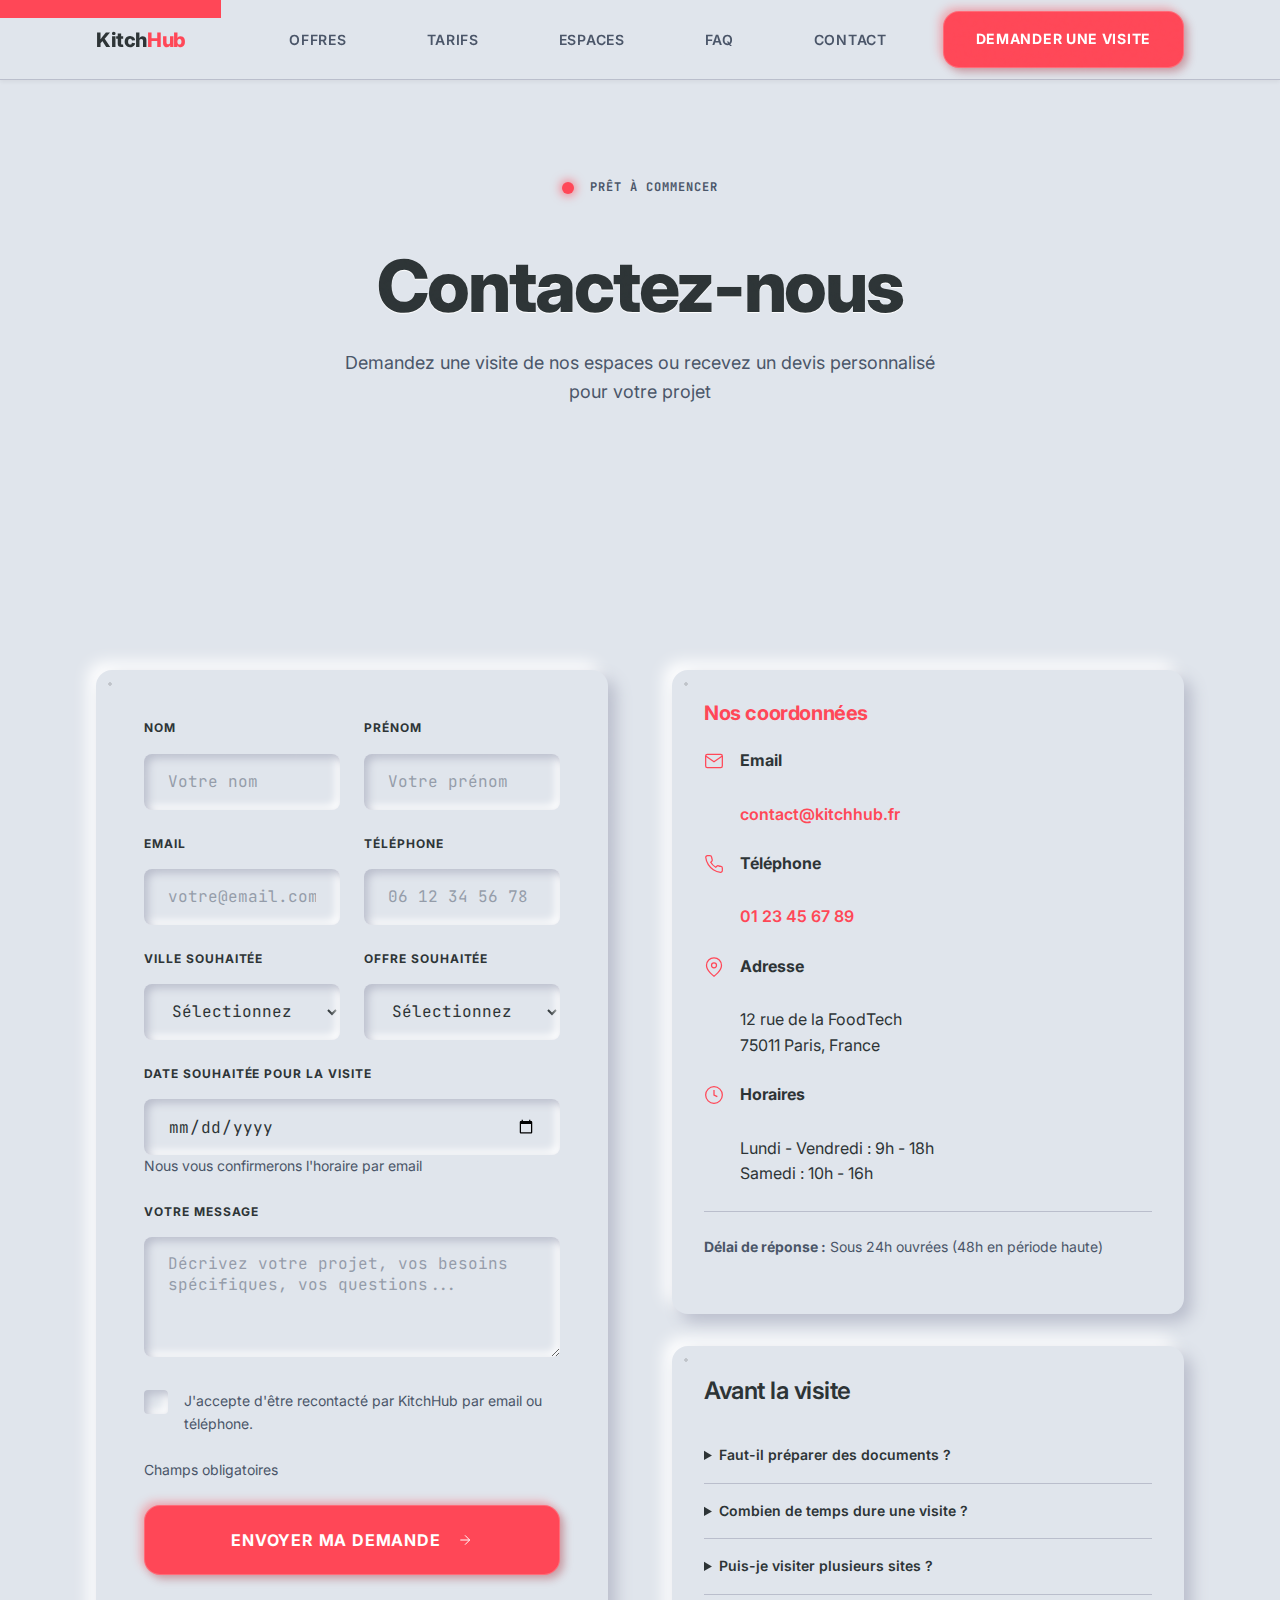
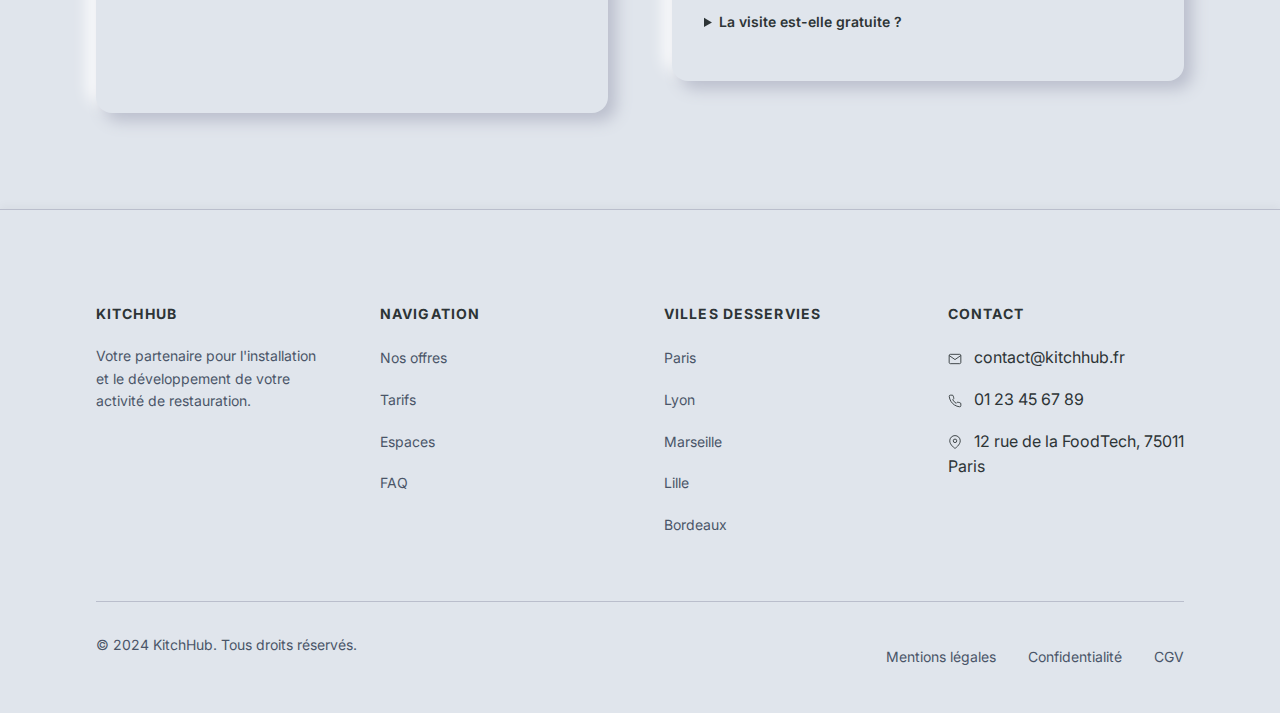
<file: contact.html>
<!DOCTYPE html>
<html lang="fr">
<head>
  <meta charset="UTF-8">
  <meta name="viewport" content="width=device-width, initial-scale=1.0">
  <meta name="description" content="Contactez KitchHub pour visiter nos dark kitchens ou obtenir un devis personnalisé.">
  <title>Contact — KitchHub</title>

  <link rel="preconnect" href="https://fonts.googleapis.com">
  <link rel="preconnect" href="https://fonts.gstatic.com" crossorigin>
  <link href="https://fonts.googleapis.com/css2?family=Inter:wght@400;500;600;700;800&family=JetBrains+Mono:wght@400;500;700&display=swap" rel="stylesheet">

  <link rel="stylesheet" href="assets/styles.css">
</head>
<body>
  <!-- Skip Link for Accessibility -->
  <a href="#main-content" class="skip-link">Aller au contenu principal</a>

  <!-- ============================================
       HEADER
       ============================================ -->
  <header class="header" role="banner">
    <div class="container header-container">
      <a href="index.html" class="logo" aria-label="KitchHub - Retour à l'accueil">
        Kitch<span>Hub</span>
      </a>

      <nav class="nav" role="navigation" aria-label="Navigation principale">
        <button class="menu-toggle" aria-label="Ouvrir le menu" aria-expanded="false">
          <span></span>
          <span></span>
          <span></span>
        </button>

        <ul class="nav-list">
          <li><a href="index.html#offres" class="nav-link">Offres</a></li>
          <li><a href="index.html#tarifs" class="nav-link">Tarifs</a></li>
          <li><a href="index.html#espaces" class="nav-link">Espaces</a></li>
          <li><a href="index.html#faq" class="nav-link">FAQ</a></li>
          <li><a href="contact.html" class="nav-link" aria-current="page">Contact</a></li>
          <li><a href="index.html#contact" class="btn btn-primary nav-cta">Demander une visite</a></li>
        </ul>
      </nav>
    </div>
  </header>

  <main id="main-content">
    <!-- ============================================
       CONTACT PAGE HERO
       ============================================ -->
    <section class="section section-spacious" role="region" aria-labelledby="contact-hero-title">
      <div class="container text-center max-w-2xl mx-auto">
        <!-- LED Status Indicator -->
        <div class="led-indicator" style="margin-bottom: var(--space-xl);">
          <div class="led"></div>
          <span class="led-label">PRÊT À COMMENCER</span>
        </div>

        <h1 id="contact-hero-title">Contactez-nous</h1>
        <p class="text-lead">
          Demandez une visite de nos espaces ou recevez un devis personnalisé pour votre projet
        </p>
      </div>
    </section>

    <!-- ============================================
       CONTACT FORM & INFO
       ============================================ -->
    <section class="section" role="region" aria-labelledby="contact-form-title">
      <div class="container">
        <div class="contact-layout">
          <!-- Contact Form -->
          <div class="contact-form-container">
            <!-- Success Message -->
            <div id="form-success" class="form-success" role="alert" aria-live="polite">
              <svg viewBox="0 0 24 24" fill="none" stroke="currentColor" stroke-width="1.5">
                <path d="M22 11.08V12a10 10 0 1 1-5.93-9.14"/>
                <polyline points="22 4 12 14.01 9 11.01"/>
              </svg>
              <p style="margin: 0;">Votre demande a bien été envoyée !</p>
              <p class="text-small" style="margin: var(--space-xs) 0 0;">Nous vous répondrons sous 24h.</p>
            </div>

            <!-- Form -->
            <form id="contact-form" novalidate>
              <div class="form-row">
                <div class="form-group">
                  <label for="lastname" class="form-label">Nom</label>
                  <input
                    type="text"
                    id="lastname"
                    name="lastname"
                    class="form-input"
                    required
                    aria-required="true"
                    placeholder="Votre nom"
                  >
                  <p class="form-error" id="lastname-error">Veuillez renseigner votre nom</p>
                </div>

                <div class="form-group">
                  <label for="firstname" class="form-label">Prénom</label>
                  <input
                    type="text"
                    id="firstname"
                    name="firstname"
                    class="form-input"
                    required
                    aria-required="true"
                    placeholder="Votre prénom"
                  >
                  <p class="form-error" id="firstname-error">Veuillez renseigner votre prénom</p>
                </div>
              </div>

              <div class="form-row">
                <div class="form-group">
                  <label for="email" class="form-label">Email</label>
                  <input
                    type="email"
                    id="email"
                    name="email"
                    class="form-input"
                    required
                    aria-required="true"
                    placeholder="votre@email.com"
                  >
                  <p class="form-error" id="email-error">Veuillez renseigner un email valide</p>
                </div>

                <div class="form-group">
                  <label for="phone" class="form-label">Téléphone</label>
                  <input
                    type="tel"
                    id="phone"
                    name="phone"
                    class="form-input"
                    required
                    aria-required="true"
                    placeholder="06 12 34 56 78"
                  >
                  <p class="form-error" id="phone-error">Veuillez renseigner un numéro valide</p>
                </div>
              </div>

              <div class="form-row">
                <div class="form-group">
                  <label for="city" class="form-label">Ville souhaitée</label>
                  <select id="city" name="city" class="form-select" required aria-required="true">
                    <option value="">Sélectionnez une ville</option>
                    <option value="paris">Paris</option>
                    <option value="lyon">Lyon</option>
                    <option value="marseille">Marseille</option>
                    <option value="lille">Lille</option>
                    <option value="bordeaux">Bordeaux</option>
                    <option value="other">Autre ville</option>
                  </select>
                  <p class="form-error" id="city-error">Veuillez sélectionner une ville</p>
                </div>

                <div class="form-group">
                  <label for="offer" class="form-label">Offre souhaitée</label>
                  <select id="offer" name="offer" class="form-select" required aria-required="true">
                    <option value="">Sélectionnez une offre</option>
                    <option value="starter">Starter (à partir de 590€/mois)</option>
                    <option value="pro">Pro (à partir de 990€/mois)</option>
                    <option value="premium">Premium (à partir de 1490€/mois)</option>
                    <option value="uncertain">Je ne sais pas encore</option>
                  </select>
                  <p class="form-error" id="offer-error">Veuillez sélectionner une offre</p>
                </div>
              </div>

              <div class="form-group">
                <label for="visit-date" class="form-label">Date souhaitée pour la visite</label>
                <input
                  type="date"
                  id="visit-date"
                  name="visit-date"
                  class="form-input"
                  min=""
                >
                <p class="text-small text-muted">Nous vous confirmerons l'horaire par email</p>
              </div>

              <div class="form-group">
                <label for="message" class="form-label">Votre message</label>
                <textarea
                  id="message"
                  name="message"
                  class="form-textarea"
                  placeholder="Décrivez votre projet, vos besoins spécifiques, vos questions..."
                  rows="4"
                ></textarea>
              </div>

              <div class="form-group">
                <div class="form-checkbox">
                  <input
                    type="checkbox"
                    id="consent"
                    name="consent"
                    required
                    aria-required="true"
                  >
                  <label for="consent">
                    J'accepte d'être recontacté par KitchHub par email ou téléphone.
                  </label>
                </div>
                <p class="form-error" id="consent-error">Vous devez accepter d'être recontacté</p>
              </div>

              <p class="text-small text-muted" style="margin-bottom: var(--space-md);">
                Champs obligatoires
              </p>

              <button type="submit" class="btn btn-primary btn-block btn-large">
                Envoyer ma demande
                <svg width="16" height="16" viewBox="0 0 24 24" fill="none" stroke="currentColor" stroke-width="1.5">
                  <line x1="5" y1="12" x2="19" y2="12"/>
                  <polyline points="12 5 19 12 12 19"/>
                </svg>
              </button>
            </form>
          </div>

          <!-- Contact Info -->
          <div class="contact-info">
            <!-- Contact Details -->
            <div class="contact-info-card">
              <h3>Nos coordonnées</h3>

              <div class="contact-info-item">
                <svg viewBox="0 0 24 24" fill="none" stroke="currentColor" stroke-width="1.5">
                  <path d="M4 4h16c1.1 0 2 .9 2 2v12c0 1.1-.9 2-2 2H4c-1.1 0-2-.9-2-2V6c0-1.1.9-2 2-2z"/>
                  <polyline points="22,6 12,13 2,6"/>
                </svg>
                <div>
                  <strong>Email</strong><br>
                  <a href="mailto:contact@kitchhub.fr">contact@kitchhub.fr</a>
                </div>
              </div>

              <div class="contact-info-item">
                <svg viewBox="0 0 24 24" fill="none" stroke="currentColor" stroke-width="1.5">
                  <path d="M22 16.92v3a2 2 0 0 1-2.18 2 19.79 19.79 0 0 1-8.63-3.07 19.5 19.5 0 0 1-6-6 19.79 19.79 0 0 1-3.07-8.67A2 2 0 0 1 4.11 2h3a2 2 0 0 1 2 1.72 12.84 12.84 0 0 0 .7 2.81 2 2 0 0 1-.45 2.11L8.09 9.91a16 16 0 0 0 6 6l1.27-1.27a2 2 0 0 1 2.11-.45 12.84 12.84 0 0 0 2.81.7A2 2 0 0 1 22 16.92z"/>
                </svg>
                <div>
                  <strong>Téléphone</strong><br>
                  <a href="tel:0123456789">01 23 45 67 89</a>
                </div>
              </div>

              <div class="contact-info-item">
                <svg viewBox="0 0 24 24" fill="none" stroke="currentColor" stroke-width="1.5">
                  <path d="M21 10c0 7-9 13-9 13s-9-6-9-13a9 9 0 0 1 18 0z"/>
                  <circle cx="12" cy="10" r="3"/>
                </svg>
                <div>
                  <strong>Adresse</strong><br>
                  12 rue de la FoodTech<br>
                  75011 Paris, France
                </div>
              </div>

              <div class="contact-info-item">
                <svg viewBox="0 0 24 24" fill="none" stroke="currentColor" stroke-width="1.5">
                  <circle cx="12" cy="12" r="10"/>
                  <polyline points="12 6 12 12 16 14"/>
                </svg>
                <div>
                  <strong>Horaires</strong><br>
                  Lundi - Vendredi : 9h - 18h<br>
                  Samedi : 10h - 16h
                </div>
              </div>

              <hr style="border: none; border-top: 1px solid var(--border); margin: var(--space-md) 0;">

              <p class="text-small">
                <strong>Délai de réponse :</strong> Sous 24h ouvrées (48h en période haute)
              </p>
            </div>

            <!-- Mini FAQ -->
            <div class="contact-info-card mini-faq">
              <h4>Avant la visite</h4>

              <details>
                <summary>Faut-il préparer des documents ?</summary>
                <p class="text-small">
                  Pour la visite, aucun document n'est nécessaire. Pour la finalisation du dossier, préparez : KBIS, attestation d'assurance, carte d'identité.
                </p>
              </details>

              <details>
                <summary>Combien de temps dure une visite ?</summary>
                <p class="text-small">
                  Comptez 30 à 45 minutes pour visiter les espaces, discuter de votre projet et recevoir un premier devis.
                </p>
              </details>

              <details>
                <summary>Puis-je visiter plusieurs sites ?</summary>
                <p class="text-small">
                  Oui, nous organisons volontiers des visites de plusieurs sites si vous hésitez entre les emplacements.
                </p>
              </details>

              <details>
                <summary>La visite est-elle gratuite ?</summary>
                <p class="text-small">
                  Oui, toutes les visites sont gratuites et sans engagement. C'est l'occasion de vérifier que nos espaces correspondent à vos besoins.
                </p>
              </details>
            </div>
          </div>
        </div>
      </div>
    </section>
  </main>

  <!-- ============================================
       FOOTER
       ============================================ -->
  <footer class="footer" role="contentinfo">
    <div class="container">
      <div class="footer-grid">
        <div class="footer-col">
          <h4>KitchHub</h4>
          <p class="text-small" style="color: var(--text-muted); margin-top: var(--space-md);">
            Votre partenaire pour l'installation et le développement de votre activité de restauration.
          </p>
        </div>

        <div class="footer-col">
          <h4>Navigation</h4>
          <ul>
            <li><a href="index.html#offres">Nos offres</a></li>
            <li><a href="index.html#tarifs">Tarifs</a></li>
            <li><a href="index.html#espaces">Espaces</a></li>
            <li><a href="index.html#faq">FAQ</a></li>
          </ul>
        </div>

        <div class="footer-col">
          <h4>Villes desservies</h4>
          <ul>
            <li><a href="#">Paris</a></li>
            <li><a href="#">Lyon</a></li>
            <li><a href="#">Marseille</a></li>
            <li><a href="#">Lille</a></li>
            <li><a href="#">Bordeaux</a></li>
          </ul>
        </div>

        <div class="footer-col">
          <h4>Contact</h4>
          <ul>
            <li>
              <svg width="14" height="14" viewBox="0 0 24 24" fill="none" stroke="currentColor" stroke-width="1.5" style="display: inline; vertical-align: middle; margin-right: 8px;">
                <path d="M4 4h16c1.1 0 2 .9 2 2v12c0 1.1-.9 2-2 2H4c-1.1 0-2-.9-2-2V6c0-1.1.9-2 2-2z"/>
                <polyline points="22,6 12,13 2,6"/>
              </svg>
              contact@kitchhub.fr
            </li>
            <li>
              <svg width="14" height="14" viewBox="0 0 24 24" fill="none" stroke="currentColor" stroke-width="1.5" style="display: inline; vertical-align: middle; margin-right: 8px;">
                <path d="M22 16.92v3a2 2 0 0 1-2.18 2 19.79 19.79 0 0 1-8.63-3.07 19.5 19.5 0 0 1-6-6 19.79 19.79 0 0 1-3.07-8.67A2 2 0 0 1 4.11 2h3a2 2 0 0 1 2 1.72 12.84 12.84 0 0 0 .7 2.81 2 2 0 0 1-.45 2.11L8.09 9.91a16 16 0 0 0 6 6l1.27-1.27a2 2 0 0 1 2.11-.45 12.84 12.84 0 0 0 2.81.7A2 2 0 0 1 22 16.92z"/>
              </svg>
              01 23 45 67 89
            </li>
            <li>
              <svg width="14" height="14" viewBox="0 0 24 24" fill="none" stroke="currentColor" stroke-width="1.5" style="display: inline; vertical-align: middle; margin-right: 8px;">
                <path d="M21 10c0 7-9 13-9 13s-9-6-9-13a9 9 0 0 1 18 0z"/>
                <circle cx="12" cy="10" r="3"/>
              </svg>
              12 rue de la FoodTech, 75011 Paris
            </li>
          </ul>
        </div>
      </div>

      <div class="footer-bottom">
        <p class="footer-copyright">© 2024 KitchHub. Tous droits réservés.</p>
        <div style="display: flex; gap: var(--space-lg);">
          <a href="#">Mentions légales</a>
          <a href="#">Confidentialité</a>
          <a href="#">CGV</a>
        </div>
      </div>
    </div>
  </footer>

  <script src="assets/script.js" defer></script>
</body>
</html>
</file>
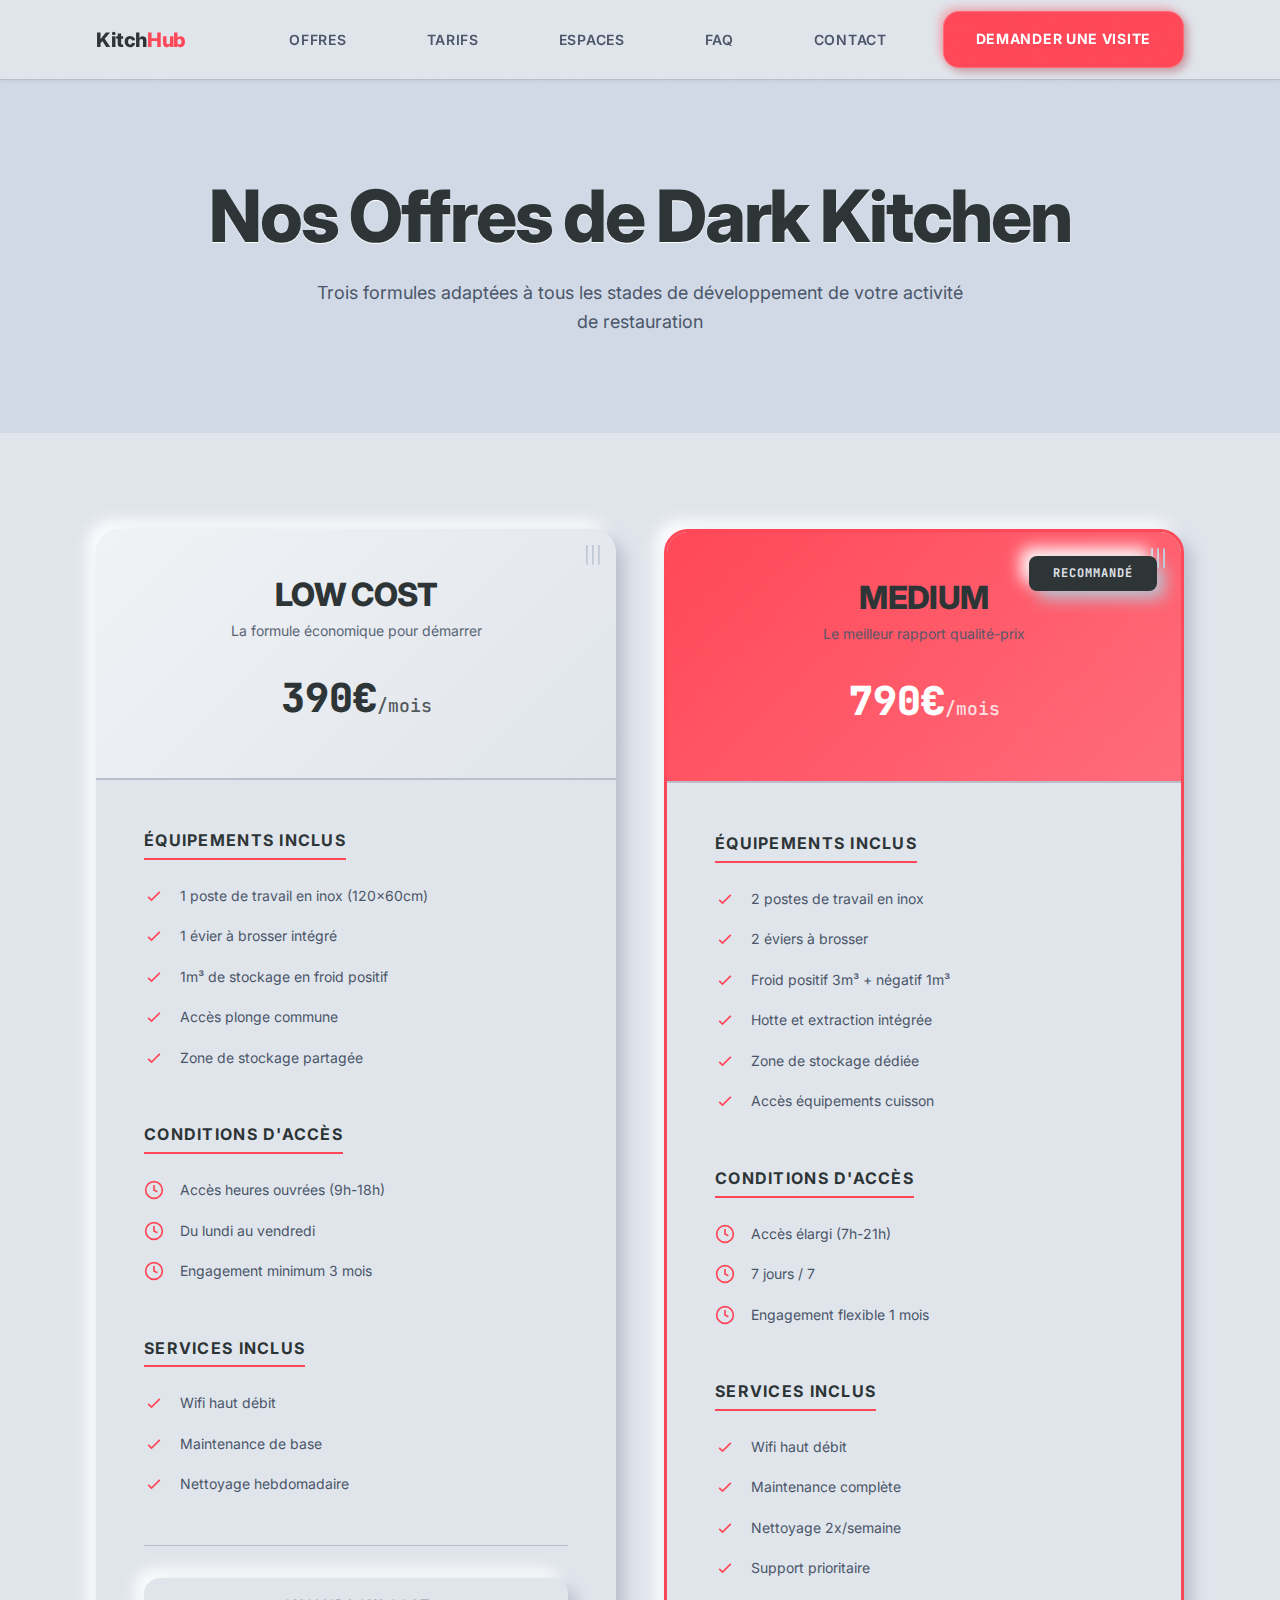
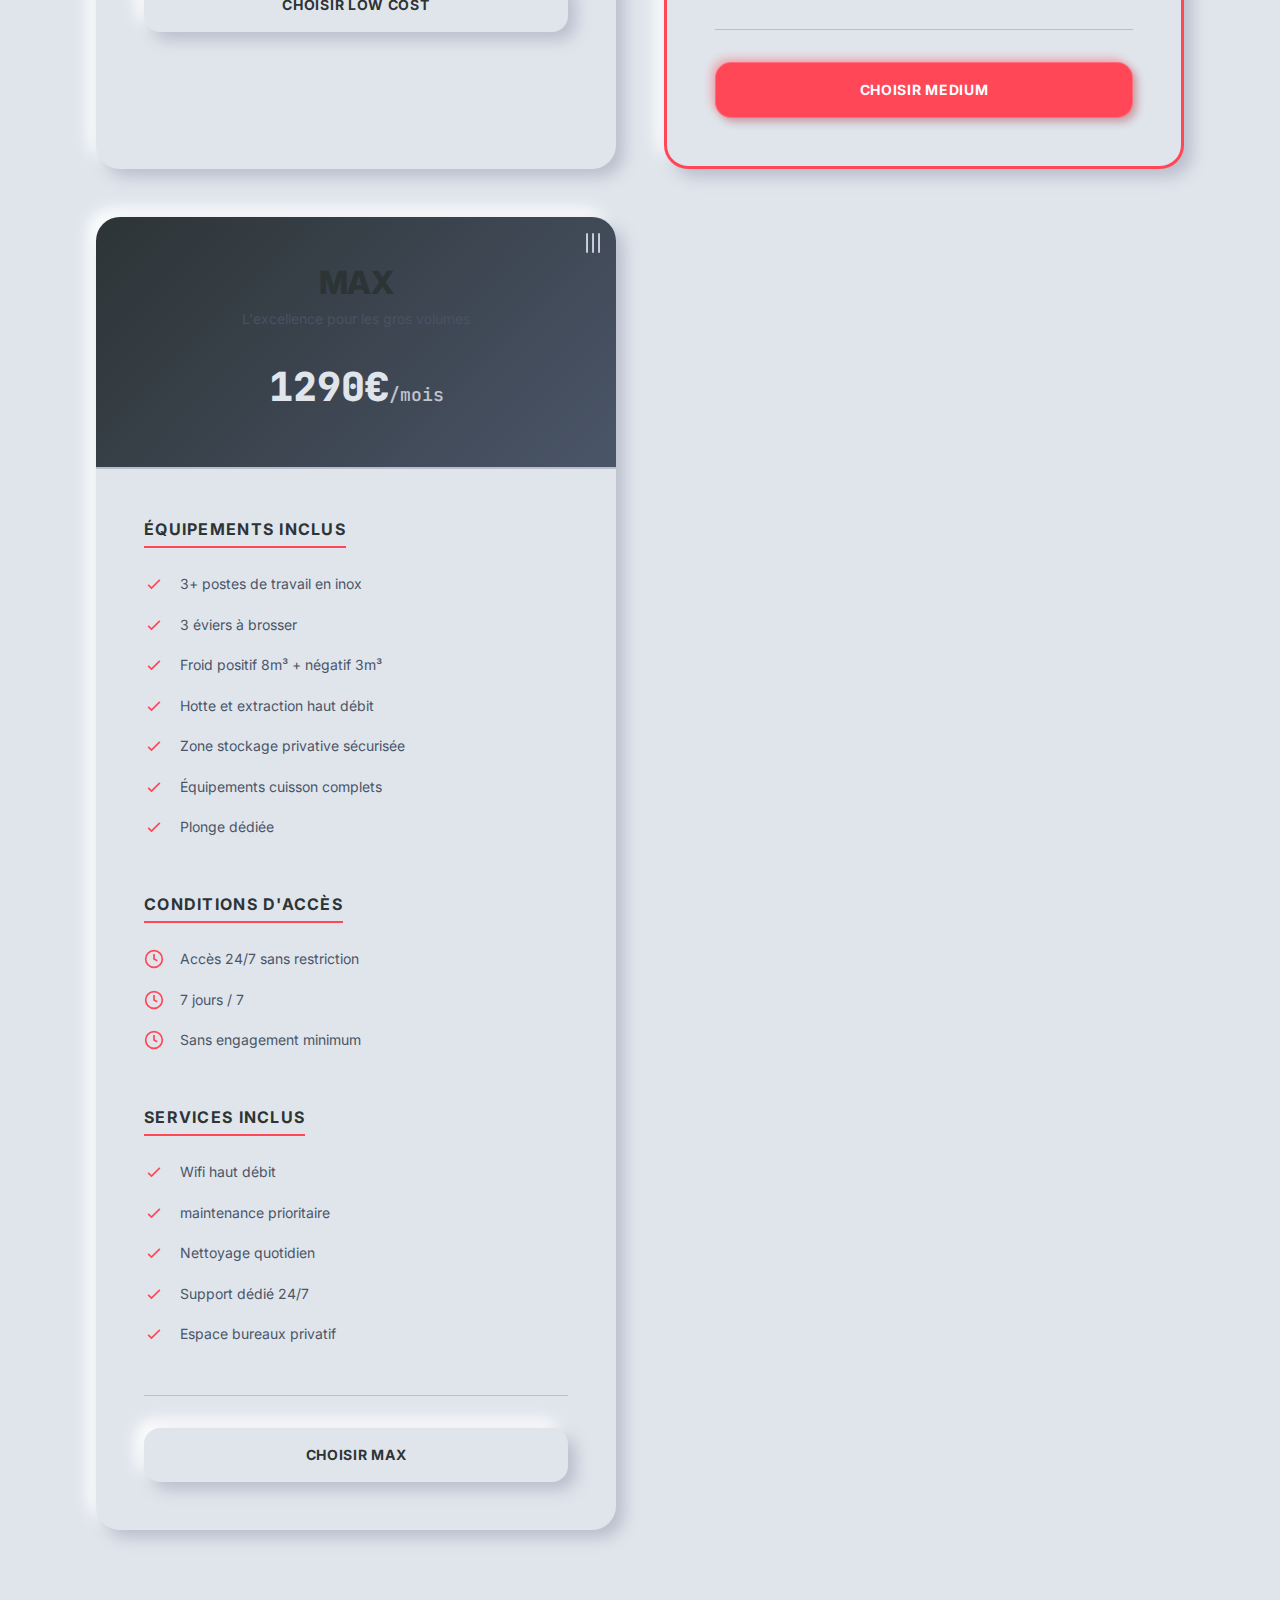
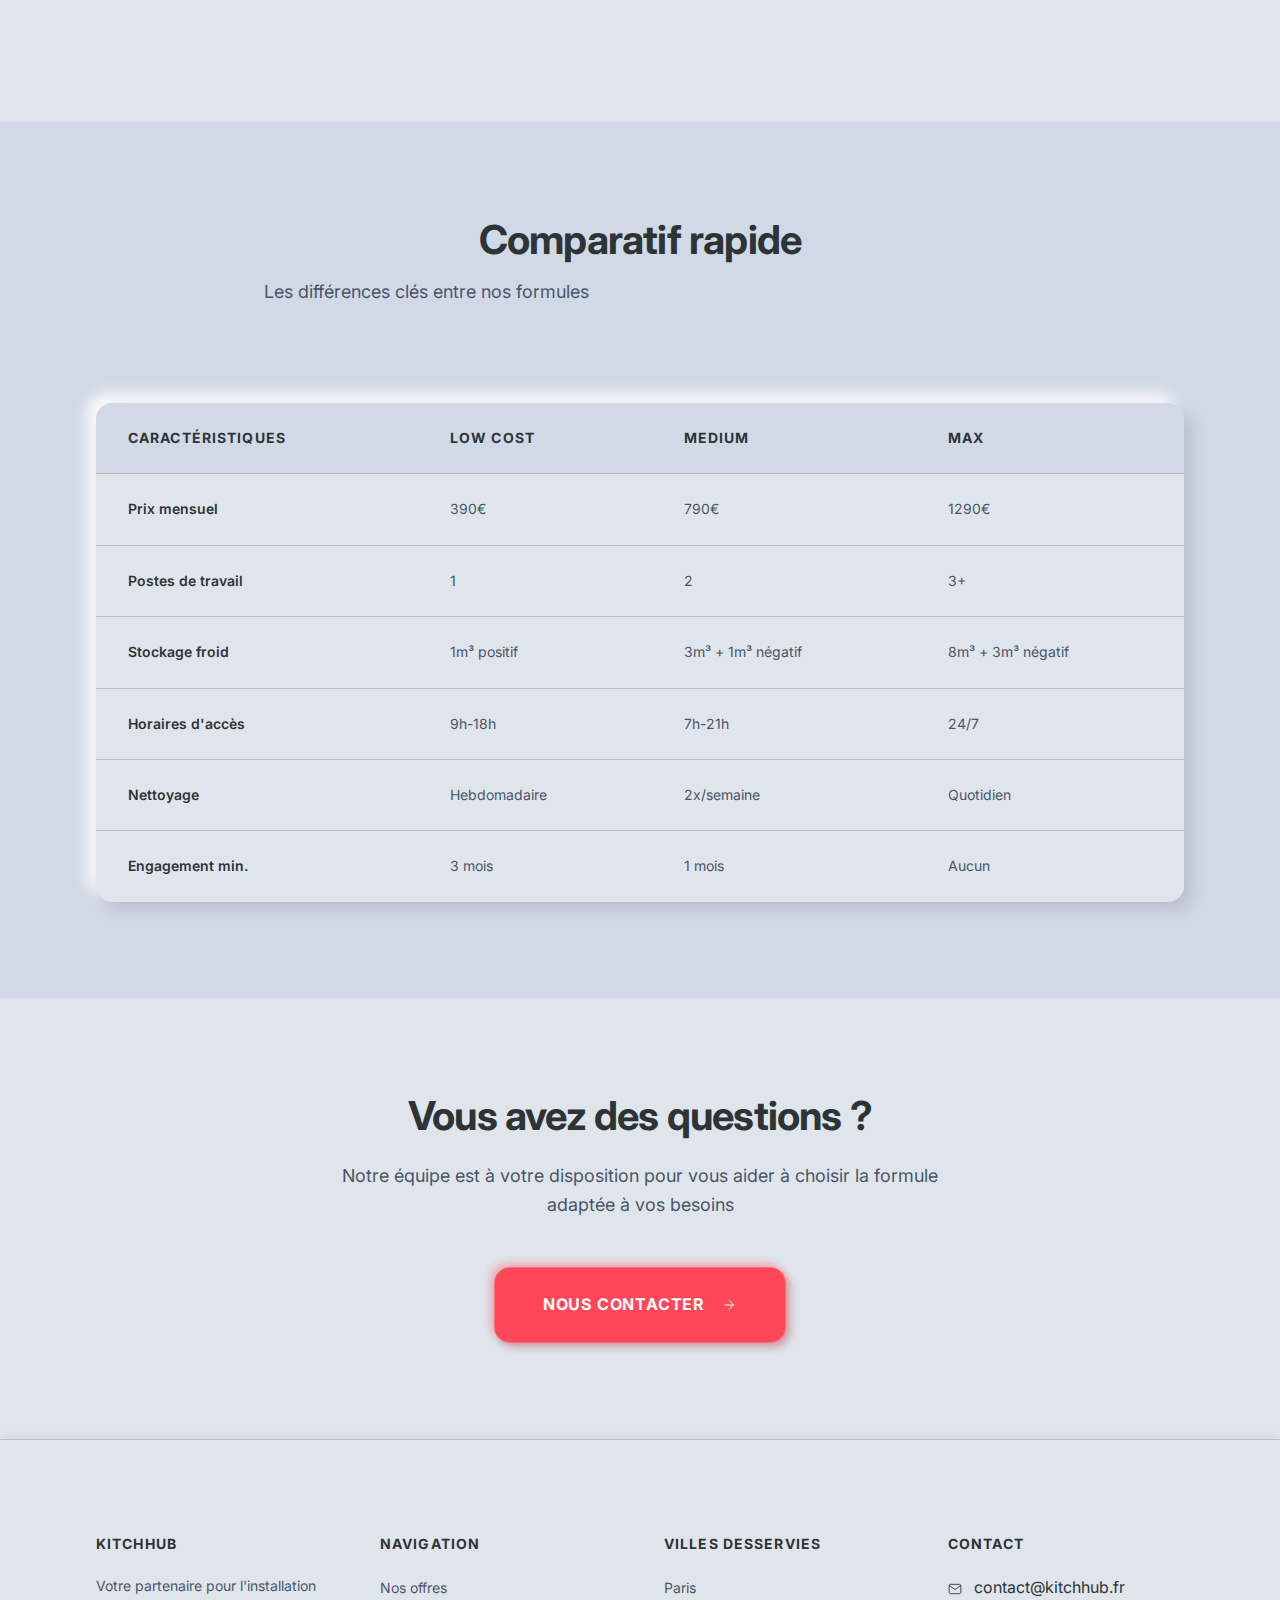
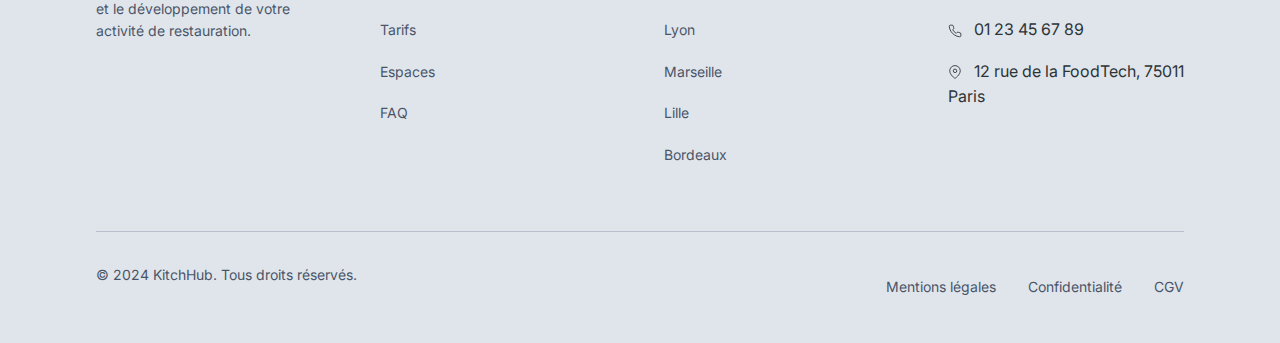
<file: offres.html>
<!DOCTYPE html>
<html lang="fr">
<head>
  <meta charset="UTF-8">
  <meta name="viewport" content="width=device-width, initial-scale=1.0">
  <meta name="description" content="Découvrez nos trois offres de Dark Kitchen : Low Cost, Medium et Max. Des formules adaptées à tous les budgets.">
  <title>Nos Offres — KitchHub Dark Kitchens</title>

  <link rel="preconnect" href="https://fonts.googleapis.com">
  <link rel="preconnect" href="https://fonts.gstatic.com" crossorigin>
  <link href="https://fonts.googleapis.com/css2?family=Inter:wght@400;500;600;700;800&family=JetBrains+Mono:wght@400;500;700&display=swap" rel="stylesheet">

  <link rel="stylesheet" href="assets/styles.css">
</head>
<body>
  <!-- ============================================
       HEADER
       ============================================ -->
  <header class="header" role="banner">
    <div class="container header-container">
      <a href="index.html" class="logo" aria-label="KitchHub - Retour à l'accueil">
        Kitch<span>Hub</span>
      </a>

      <nav class="nav" role="navigation" aria-label="Navigation principale">
        <button class="menu-toggle" aria-label="Ouvrir le menu" aria-expanded="false">
          <span></span>
          <span></span>
          <span></span>
        </button>

        <ul class="nav-list">
          <li><a href="index.html#offres" class="nav-link">Offres</a></li>
          <li><a href="index.html#tarifs" class="nav-link">Tarifs</a></li>
          <li><a href="index.html#espaces" class="nav-link">Espaces</a></li>
          <li><a href="index.html#faq" class="nav-link">FAQ</a></li>
          <li><a href="contact.html" class="nav-link">Contact</a></li>
          <li><a href="contact.html" class="btn btn-primary nav-cta">Demander une visite</a></li>
        </ul>
      </nav>
    </div>
  </header>

  <main id="main-content">
    <!-- ============================================
         PAGE HEADER
         ============================================ -->
    <section class="section section-spacious" style="background: var(--muted);">
      <div class="container text-center">
        <h1 style="margin-bottom: var(--space-md);">Nos Offres de Dark Kitchen</h1>
        <p class="text-lead" style="max-width: 60ch; margin: 0 auto;">
          Trois formules adaptées à tous les stades de développement de votre activité de restauration
        </p>
      </div>
    </section>

    <!-- ============================================
         OFFRES DÉTAILLÉES
         ============================================ -->
    <section class="section" id="offres-detaillees" role="region" aria-labelledby="offres-title">
      <div class="container">
        <div class="offers-grid-detailed">

          <!-- OFFRE LOW COST -->
          <article class="offer-card-detailed low-cost">
            <div class="offer-header-low-cost">
              <div class="card-vents">
                <div class="card-vent"></div>
                <div class="card-vent"></div>
                <div class="card-vent"></div>
              </div>
              <h3 class="offer-name-detailed">LOW COST</h3>
              <p class="offer-tagline-detailed">La formule économique pour démarrer</p>
              <div class="offer-price-detailed">
                390€<span>/mois</span>
              </div>
            </div>

            <div class="offer-body">
              <h4 class="offer-section-title">Équipements inclus</h4>
              <ul class="offer-features-detailed">
                <li>
                  <svg viewBox="0 0 24 24" fill="none" stroke="currentColor" stroke-width="2"><path d="M5 13l4 4L19 7"/></svg>
                  1 poste de travail en inox (120x60cm)
                </li>
                <li>
                  <svg viewBox="0 0 24 24" fill="none" stroke="currentColor" stroke-width="2"><path d="M5 13l4 4L19 7"/></svg>
                  1 évier à brosser intégré
                </li>
                <li>
                  <svg viewBox="0 0 24 24" fill="none" stroke="currentColor" stroke-width="2"><path d="M5 13l4 4L19 7"/></svg>
                  1m³ de stockage en froid positif
                </li>
                <li>
                  <svg viewBox="0 0 24 24" fill="none" stroke="currentColor" stroke-width="2"><path d="M5 13l4 4L19 7"/></svg>
                  Accès plonge commune
                </li>
                <li>
                  <svg viewBox="0 0 24 24" fill="none" stroke="currentColor" stroke-width="2"><path d="M5 13l4 4L19 7"/></svg>
                  Zone de stockage partagée
                </li>
              </ul>

              <h4 class="offer-section-title">Conditions d'accès</h4>
              <ul class="offer-features-detailed">
                <li>
                  <svg viewBox="0 0 24 24" fill="none" stroke="currentColor" stroke-width="2"><circle cx="12" cy="12" r="10"/><polyline points="12 6 12 12 16 14"/></svg>
                  Accès heures ouvrées (9h-18h)
                </li>
                <li>
                  <svg viewBox="0 0 24 24" fill="none" stroke="currentColor" stroke-width="2"><circle cx="12" cy="12" r="10"/><polyline points="12 6 12 12 16 14"/></svg>
                  Du lundi au vendredi
                </li>
                <li>
                  <svg viewBox="0 0 24 24" fill="none" stroke="currentColor" stroke-width="2"><circle cx="12" cy="12" r="10"/><polyline points="12 6 12 12 16 14"/></svg>
                  Engagement minimum 3 mois
                </li>
              </ul>

              <h4 class="offer-section-title">Services inclus</h4>
              <ul class="offer-features-detailed">
                <li>
                  <svg viewBox="0 0 24 24" fill="none" stroke="currentColor" stroke-width="2"><path d="M5 13l4 4L19 7"/></svg>
                  Wifi haut débit
                </li>
                <li>
                  <svg viewBox="0 0 24 24" fill="none" stroke="currentColor" stroke-width="2"><path d="M5 13l4 4L19 7"/></svg>
                  Maintenance de base
                </li>
                <li>
                  <svg viewBox="0 0 24 24" fill="none" stroke="currentColor" stroke-width="2"><path d="M5 13l4 4L19 7"/></svg>
                  Nettoyage hebdomadaire
                </li>
              </ul>

              <div class="offer-footer-detailed">
                <a href="contact.html" class="btn btn-secondary btn-block">Choisir Low Cost</a>
              </div>
            </div>
          </article>

          <!-- OFFRE MEDIUM -->
          <article class="offer-card-detailed medium featured">
            <div class="card-vents">
              <div class="card-vent"></div>
              <div class="card-vent"></div>
              <div class="card-vent"></div>
            </div>
            <div class="offer-badge-popular">RECOMMANDÉ</div>
            <div class="offer-header-medium">
              <h3 class="offer-name-detailed">MEDIUM</h3>
              <p class="offer-tagline-detailed">Le meilleur rapport qualité-prix</p>
              <div class="offer-price-detailed">
                790€<span>/mois</span>
              </div>
            </div>

            <div class="offer-body">
              <h4 class="offer-section-title">Équipements inclus</h4>
              <ul class="offer-features-detailed">
                <li>
                  <svg viewBox="0 0 24 24" fill="none" stroke="currentColor" stroke-width="2"><path d="M5 13l4 4L19 7"/></svg>
                  2 postes de travail en inox
                </li>
                <li>
                  <svg viewBox="0 0 24 24" fill="none" stroke="currentColor" stroke-width="2"><path d="M5 13l4 4L19 7"/></svg>
                  2 éviers à brosser
                </li>
                <li>
                  <svg viewBox="0 0 24 24" fill="none" stroke="currentColor" stroke-width="2"><path d="M5 13l4 4L19 7"/></svg>
                  Froid positif 3m³ + négatif 1m³
                </li>
                <li>
                  <svg viewBox="0 0 24 24" fill="none" stroke="currentColor" stroke-width="2"><path d="M5 13l4 4L19 7"/></svg>
                  Hotte et extraction intégrée
                </li>
                <li>
                  <svg viewBox="0 0 24 24" fill="none" stroke="currentColor" stroke-width="2"><path d="M5 13l4 4L19 7"/></svg>
                  Zone de stockage dédiée
                </li>
                <li>
                  <svg viewBox="0 0 24 24" fill="none" stroke="currentColor" stroke-width="2"><path d="M5 13l4 4L19 7"/></svg>
                  Accès équipements cuisson
                </li>
              </ul>

              <h4 class="offer-section-title">Conditions d'accès</h4>
              <ul class="offer-features-detailed">
                <li>
                  <svg viewBox="0 0 24 24" fill="none" stroke="currentColor" stroke-width="2"><circle cx="12" cy="12" r="10"/><polyline points="12 6 12 12 16 14"/></svg>
                  Accès élargi (7h-21h)
                </li>
                <li>
                  <svg viewBox="0 0 24 24" fill="none" stroke="currentColor" stroke-width="2"><circle cx="12" cy="12" r="10"/><polyline points="12 6 12 12 16 14"/></svg>
                  7 jours / 7
                </li>
                <li>
                  <svg viewBox="0 0 24 24" fill="none" stroke="currentColor" stroke-width="2"><circle cx="12" cy="12" r="10"/><polyline points="12 6 12 12 16 14"/></svg>
                  Engagement flexible 1 mois
                </li>
              </ul>

              <h4 class="offer-section-title">Services inclus</h4>
              <ul class="offer-features-detailed">
                <li>
                  <svg viewBox="0 0 24 24" fill="none" stroke="currentColor" stroke-width="2"><path d="M5 13l4 4L19 7"/></svg>
                  Wifi haut débit
                </li>
                <li>
                  <svg viewBox="0 0 24 24" fill="none" stroke="currentColor" stroke-width="2"><path d="M5 13l4 4L19 7"/></svg>
                  Maintenance complète
                </li>
                <li>
                  <svg viewBox="0 0 24 24" fill="none" stroke="currentColor" stroke-width="2"><path d="M5 13l4 4L19 7"/></svg>
                  Nettoyage 2x/semaine
                </li>
                <li>
                  <svg viewBox="0 0 24 24" fill="none" stroke="currentColor" stroke-width="2"><path d="M5 13l4 4L19 7"/></svg>
                  Support prioritaire
                </li>
              </ul>

              <div class="offer-footer-detailed">
                <a href="contact.html" class="btn btn-primary btn-block">Choisir Medium</a>
              </div>
            </div>
          </article>

          <!-- OFFRE MAX -->
          <article class="offer-card-detailed max">
            <div class="offer-header-max">
              <div class="card-vents">
                <div class="card-vent"></div>
                <div class="card-vent"></div>
                <div class="card-vent"></div>
              </div>
              <h3 class="offer-name-detailed">MAX</h3>
              <p class="offer-tagline-detailed">L'excellence pour les gros volumes</p>
              <div class="offer-price-detailed">
                1290€<span>/mois</span>
              </div>
            </div>

            <div class="offer-body">
              <h4 class="offer-section-title">Équipements inclus</h4>
              <ul class="offer-features-detailed">
                <li>
                  <svg viewBox="0 0 24 24" fill="none" stroke="currentColor" stroke-width="2"><path d="M5 13l4 4L19 7"/></svg>
                  3+ postes de travail en inox
                </li>
                <li>
                  <svg viewBox="0 0 24 24" fill="none" stroke="currentColor" stroke-width="2"><path d="M5 13l4 4L19 7"/></svg>
                  3 éviers à brosser
                </li>
                <li>
                  <svg viewBox="0 0 24 24" fill="none" stroke="currentColor" stroke-width="2"><path d="M5 13l4 4L19 7"/></svg>
                  Froid positif 8m³ + négatif 3m³
                </li>
                <li>
                  <svg viewBox="0 0 24 24" fill="none" stroke="currentColor" stroke-width="2"><path d="M5 13l4 4L19 7"/></svg>
                  Hotte et extraction haut débit
                </li>
                <li>
                  <svg viewBox="0 0 24 24" fill="none" stroke="currentColor" stroke-width="2"><path d="M5 13l4 4L19 7"/></svg>
                  Zone stockage privative sécurisée
                </li>
                <li>
                  <svg viewBox="0 0 24 24" fill="none" stroke="currentColor" stroke-width="2"><path d="M5 13l4 4L19 7"/></svg>
                  Équipements cuisson complets
                </li>
                <li>
                  <svg viewBox="0 0 24 24" fill="none" stroke="currentColor" stroke-width="2"><path d="M5 13l4 4L19 7"/></svg>
                  Plonge dédiée
                </li>
              </ul>

              <h4 class="offer-section-title">Conditions d'accès</h4>
              <ul class="offer-features-detailed">
                <li>
                  <svg viewBox="0 0 24 24" fill="none" stroke="currentColor" stroke-width="2"><circle cx="12" cy="12" r="10"/><polyline points="12 6 12 12 16 14"/></svg>
                  Accès 24/7 sans restriction
                </li>
                <li>
                  <svg viewBox="0 0 24 24" fill="none" stroke="currentColor" stroke-width="2"><circle cx="12" cy="12" r="10"/><polyline points="12 6 12 12 16 14"/></svg>
                  7 jours / 7
                </li>
                <li>
                  <svg viewBox="0 0 24 24" fill="none" stroke="currentColor" stroke-width="2"><circle cx="12" cy="12" r="10"/><polyline points="12 6 12 12 16 14"/></svg>
                  Sans engagement minimum
                </li>
              </ul>

              <h4 class="offer-section-title">Services inclus</h4>
              <ul class="offer-features-detailed">
                <li>
                  <svg viewBox="0 0 24 24" fill="none" stroke="currentColor" stroke-width="2"><path d="M5 13l4 4L19 7"/></svg>
                  Wifi haut débit
                </li>
                <li>
                  <svg viewBox="0 0 24 24" fill="none" stroke="currentColor" stroke-width="2"><path d="M5 13l4 4L19 7"/></svg>
                  maintenance prioritaire
                </li>
                <li>
                  <svg viewBox="0 0 24 24" fill="none" stroke="currentColor" stroke-width="2"><path d="M5 13l4 4L19 7"/></svg>
                  Nettoyage quotidien
                </li>
                <li>
                  <svg viewBox="0 0 24 24" fill="none" stroke="currentColor" stroke-width="2"><path d="M5 13l4 4L19 7"/></svg>
                  Support dédié 24/7
                </li>
                <li>
                  <svg viewBox="0 0 24 24" fill="none" stroke="currentColor" stroke-width="2"><path d="M5 13l4 4L19 7"/></svg>
                  Espace bureaux privatif
                </li>
              </ul>

              <div class="offer-footer-detailed">
                <a href="contact.html" class="btn btn-secondary btn-block">Choisir Max</a>
              </div>
            </div>
          </article>

        </div>
      </div>
    </section>

    <!-- ============================================
         COMPARATIF
         ============================================ -->
    <section class="section" style="background: var(--muted);">
      <div class="container">
        <div class="section-header text-center">
          <h2>Comparatif rapide</h2>
          <p class="text-lead">Les différences clés entre nos formules</p>
        </div>

        <div class="comparison-table">
          <table>
            <thead>
              <tr>
                <th>Caractéristiques</th>
                <th>Low Cost</th>
                <th>Medium</th>
                <th>Max</th>
              </tr>
            </thead>
            <tbody>
              <tr>
                <td>Prix mensuel</td>
                <td>390€</td>
                <td>790€</td>
                <td>1290€</td>
              </tr>
              <tr>
                <td>Postes de travail</td>
                <td>1</td>
                <td>2</td>
                <td>3+</td>
              </tr>
              <tr>
                <td>Stockage froid</td>
                <td>1m³ positif</td>
                <td>3m³ + 1m³ négatif</td>
                <td>8m³ + 3m³ négatif</td>
              </tr>
              <tr>
                <td>Horaires d'accès</td>
                <td>9h-18h</td>
                <td>7h-21h</td>
                <td>24/7</td>
              </tr>
              <tr>
                <td>Nettoyage</td>
                <td>Hebdomadaire</td>
                <td>2x/semaine</td>
                <td>Quotidien</td>
              </tr>
              <tr>
                <td>Engagement min.</td>
                <td>3 mois</td>
                <td>1 mois</td>
                <td>Aucun</td>
              </tr>
            </tbody>
          </table>
        </div>
      </div>
    </section>

    <!-- ============================================
       CONTACT CTA
       ============================================ -->
    <section class="section section-spacious" id="contact">
      <div class="container text-center max-w-2xl mx-auto">
        <h2>Vous avez des questions ?</h2>
        <p class="text-lead" style="margin-bottom: var(--space-xl);">
          Notre équipe est à votre disposition pour vous aider à choisir la formule adaptée à vos besoins
        </p>
        <a href="contact.html" class="btn btn-primary btn-large">
          Nous contacter
          <svg width="16" height="16" viewBox="0 0 24 24" fill="none" stroke="currentColor" stroke-width="1.5">
            <line x1="5" y1="12" x2="19" y2="12"/>
            <polyline points="12 5 19 12 12 19"/>
          </svg>
        </a>
      </div>
    </section>
  </main>

  <!-- ============================================
       FOOTER
       ============================================ -->
  <footer class="footer" role="contentinfo">
    <div class="container">
      <div class="footer-grid">
        <div class="footer-col">
          <h4>KitchHub</h4>
          <p class="text-small" style="color: var(--text-muted); margin-top: var(--space-md);">
            Votre partenaire pour l'installation et le développement de votre activité de restauration.
          </p>
        </div>

        <div class="footer-col">
          <h4>Navigation</h4>
          <ul>
            <li><a href="index.html#offres">Nos offres</a></li>
            <li><a href="index.html#tarifs">Tarifs</a></li>
            <li><a href="index.html#espaces">Espaces</a></li>
            <li><a href="index.html#faq">FAQ</a></li>
          </ul>
        </div>

        <div class="footer-col">
          <h4>Villes desservies</h4>
          <ul>
            <li><a href="#">Paris</a></li>
            <li><a href="#">Lyon</a></li>
            <li><a href="#">Marseille</a></li>
            <li><a href="#">Lille</a></li>
            <li><a href="#">Bordeaux</a></li>
          </ul>
        </div>

        <div class="footer-col">
          <h4>Contact</h4>
          <ul>
            <li>
              <svg width="14" height="14" viewBox="0 0 24 24" fill="none" stroke="currentColor" stroke-width="1.5" style="display: inline; vertical-align: middle; margin-right: 8px;">
                <path d="M4 4h16c1.1 0 2 .9 2 2v12c0 1.1-.9 2-2 2H4c-1.1 0-2-.9-2-2V6c0-1.1.9-2 2-2z"/>
                <polyline points="22,6 12,13 2,6"/>
              </svg>
              contact@kitchhub.fr
            </li>
            <li>
              <svg width="14" height="14" viewBox="0 0 24 24" fill="none" stroke="currentColor" stroke-width="1.5" style="display: inline; vertical-align: middle; margin-right: 8px;">
                <path d="M22 16.92v3a2 2 0 0 1-2.18 2 19.79 19.79 0 0 1-8.63-3.07 19.5 19.5 0 0 1-6-6 19.79 19.79 0 0 1-3.07-8.67A2 2 0 0 1 4.11 2h3a2 2 0 0 1 2 1.72 12.84 12.84 0 0 0 .7 2.81 2 2 0 0 1-.45 2.11L8.09 9.91a16 16 0 0 0 6 6l1.27-1.27a2 2 0 0 1 2.11-.45 12.84 12.84 0 0 0 2.81.7A2 2 0 0 1 22 16.92z"/>
              </svg>
              01 23 45 67 89
            </li>
            <li>
              <svg width="14" height="14" viewBox="0 0 24 24" fill="none" stroke="currentColor" stroke-width="1.5" style="display: inline; vertical-align: middle; margin-right: 8px;">
                <path d="M21 10c0 7-9 13-9 13s-9-6-9-13a9 9 0 0 1 18 0z"/>
                <circle cx="12" cy="10" r="3"/>
              </svg>
              12 rue de la FoodTech, 75011 Paris
            </li>
          </ul>
        </div>
      </div>

      <div class="footer-bottom">
        <p class="footer-copyright">© 2024 KitchHub. Tous droits réservés.</p>
        <div style="display: flex; gap: var(--space-lg);">
          <a href="#">Mentions légales</a>
          <a href="#">Confidentialité</a>
          <a href="#">CGV</a>
        </div>
      </div>
    </div>
  </footer>

  <script src="assets/script.js" defer></script>
</body>
</html>
</file>
<file: assets/styles.css>
/**
 * KitchHub - Industrial Skeuomorphism Design System
 * Light Mode · Neumorphic Shadows · Mechanical Details · Physical Interactions
 * Palette: #e0e5ec | #f0f2f5 | #d1d9e6 | #2d3436 | #4a5568 | #ff4757
 * Version: 3.0.0
 */

/* ============================================
   DESIGN TOKENS - CSS VARIABLES
   ============================================ */
:root {
  /* Colors - Industrial Palette */
  --background: #e0e5ec;        /* Chassis - Base grey plastic */
  --foreground: #f0f2f5;        /* Raised panel surface */
  --muted: #d1d9e6;             /* Recessed areas */
  --mutedForeground: #748CAB;   /* Secondary text */
  --accent: #ff4757;            /* Safety orange accent */
  --accentForeground: #ffffff;  /* White on accent */
  --border: #babecc;            /* Shadow color */
  --borderLight: #ffffff;       /* Highlight color */
  --borderDark: #a3b1c6;        /* Deep shadow */
  --input: #d1d9e6;             /* Input background */
  --card: #e0e5ec;              /* Card background */
  --cardForeground: #2d3436;    /* Card text */
  --ring: #ff4757;              /* Focus ring */

  /* Text Colors */
  --text-primary: #2d3436;      /* Dark charcoal ink */
  --text-muted: #4a5568;        /* Dark slate grey */
  --text-dark: #2d3436;         /* Dark panels text */
  --text-light: #e0e5ec;        /* Light text on dark */

  /* Shadows - Neumorphic System */
  --shadow-card: 8px 8px 16px #babecc, -8px -8px 16px #ffffff;
  --shadow-floating: 12px 12px 24px #babecc, -12px -12px 24px #ffffff;
  --shadow-pressed: inset 6px 6px 12px #babecc, inset -6px -6px 12px #ffffff;
  --shadow-recessed: inset 4px 4px 8px #babecc, inset -4px -4px 8px #ffffff;
  --shadow-sharp: 4px 4px 8px rgba(0,0,0,0.15), -1px -1px 1px rgba(255,255,255,0.8);
  --shadow-glow: 0 0 10px 2px rgba(255, 71, 87, 0.6);
  --shadow-glow-green: 0 0 10px 2px rgba(34, 197, 94, 0.6);

  /* Typography Scale */
  --text-xs: 0.75rem;
  --text-sm: 0.875rem;
  --text-base: 1rem;
  --text-lg: 1.125rem;
  --text-xl: 1.25rem;
  --text-2xl: 1.5rem;
  --text-3xl: 2rem;
  --text-4xl: 2.5rem;
  --text-5xl: 3rem;
  --text-6xl: 3.75rem;
  --text-7xl: 4.5rem;

  /* Letter Spacing */
  --tracking-tighter: -0.03em;
  --tracking-tight: -0.02em;
  --tracking-normal: 0;
  --tracking-wide: 0.05em;
  --tracking-wider: 0.08em;

  /* Line Heights */
  --leading-none: 1;
  --leading-tight: 1.1;
  --leading-snug: 1.25;
  --leading-normal: 1.6;
  --leading-relaxed: 1.75;

  /* Border Radius */
  --radius-sm: 4px;
  --radius-md: 8px;
  --radius-lg: 16px;
  --radius-xl: 24px;
  --radius-2xl: 30px;
  --radius-full: 9999px;

  /* Transitions */
  --transition-fast: 150ms cubic-bezier(0.175, 0.885, 0.32, 1.275);
  --transition-base: 300ms cubic-bezier(0.4, 0, 0.2, 1);
  --transition-slow: 500ms cubic-bezier(0.4, 0, 0.2, 1);

  /* Layout */
  --container-max: 1152px;
  --header-height: 80px;

  /* Spacing */
  --space-xs: 0.5rem;
  --space-sm: 1rem;
  --space-md: 1.5rem;
  --space-lg: 2rem;
  --space-xl: 3rem;
  --space-2xl: 4rem;
  --space-3xl: 6rem;
}

/* ============================================
   RESET & BASE
   ============================================ */
*, *::before, *::after {
  box-sizing: border-box;
  margin: 0;
  padding: 0;
}

html {
  scroll-behavior: smooth;
  font-size: 16px;
}

body {
  font-family: "Inter", system-ui, -apple-system, BlinkMacSystemFont, 'Segoe UI', Roboto, sans-serif;
  background-color: var(--background);
  color: var(--text-primary);
  line-height: var(--leading-normal);
  letter-spacing: var(--tracking-normal);
  -webkit-font-smoothing: antialiased;
  -moz-osx-font-smoothing: grayscale;
  position: relative;
  min-height: 100vh;
}

/* Noise texture overlay */
body::before {
  content: '';
  position: fixed;
  top: 0;
  left: 0;
  width: 100%;
  height: 100%;
  pointer-events: none;
  z-index: 9999;
  opacity: 0.03;
  background-image: url("data:image/svg+xml,%3Csvg viewBox='0 0 200 200' xmlns='http://www.w3.org/2000/svg'%3E%3Cfilter id='noiseFilter'%3E%3CfeTurbulence type='fractalNoise' baseFrequency='0.9' numOctaves='4' stitchTiles='stitch'/%3E%3C/filter%3E%3Crect width='100%25' height='100%25' filter='url(%23noiseFilter)'/%3E%3C/svg%3E");
  mix-blend-mode: overlay;
}

img {
  max-width: 100%;
  height: auto;
  display: block;
}

a {
  color: inherit;
  text-decoration: none;
}

ul, ol {
  list-style: none;
}

button, input, textarea, select {
  font-family: inherit;
  font-size: inherit;
}

/* ============================================
   ACCESSIBILITY
   ============================================ */
*:focus-visible {
  outline: 2px solid var(--ring);
  outline-offset: 2px;
}

.sr-only {
  position: absolute;
  width: 1px;
  height: 1px;
  padding: 0;
  margin: -1px;
  overflow: hidden;
  clip: rect(0, 0, 0, 0);
  white-space: nowrap;
  border: 0;
}

.skip-link {
  position: absolute;
  top: -40px;
  left: 0;
  background: var(--accent);
  color: var(--accentForeground);
  padding: var(--space-sm);
  z-index: 10000;
  transition: top var(--transition-base);
}

.skip-link:focus {
  top: 0;
}

/* ============================================
   TYPOGRAPHY
   ============================================ */
h1, h2, h3, h4, h5, h6 {
  font-weight: 700;
  line-height: var(--leading-tight);
  color: var(--text-primary);
  margin-bottom: var(--space-md);
  letter-spacing: var(--tracking-tight);
}

h1 {
  font-size: var(--text-5xl);
  font-weight: 800;
  letter-spacing: var(--tracking-tighter);
  text-shadow: 0 1px 1px #ffffff;
}

h2 {
  font-size: var(--text-4xl);
  font-weight: 700;
}

h3 {
  font-size: var(--text-3xl);
  font-weight: 700;
}

h4 {
  font-size: var(--text-2xl);
  font-weight: 600;
}

h5 {
  font-size: var(--text-xl);
  font-weight: 600;
}

h6 {
  font-size: var(--text-lg);
  font-weight: 600;
}

p {
  margin-bottom: var(--space-md);
  color: var(--text-muted);
  line-height: var(--leading-normal);
}

.mono {
  font-family: "JetBrains Mono", "Fira Code", monospace;
}

.uppercase {
  text-transform: uppercase;
}

.text-lead {
  font-size: var(--text-lg);
  color: var(--text-muted);
  max-width: 60ch;
}

.text-small {
  font-size: var(--text-sm);
}

/* ============================================
   LAYOUT
   ============================================ */
.container {
  width: 100%;
  max-width: var(--container-max);
  margin: 0 auto;
  padding: 0 var(--space-md);
}

.section {
  padding-top: var(--space-3xl);
  padding-bottom: var(--space-3xl);
}

.section-spacious {
  padding-top: var(--space-3xl);
  padding-bottom: var(--space-3xl);
}

.section-header {
  margin-bottom: var(--space-3xl);
}

.section-header h2 {
  margin-bottom: var(--space-sm);
}

/* ============================================
   HEADER
   ============================================ */
.header {
  position: sticky;
  top: 0;
  z-index: 1000;
  background: var(--background);
  border-bottom: 1px solid var(--border);
  box-shadow: 0 2px 4px rgba(0,0,0,0.05);
  height: var(--header-height);
}

.header-container {
  display: flex;
  align-items: center;
  justify-content: space-between;
  height: 100%;
}

.logo {
  font-size: var(--text-xl);
  font-weight: 800;
  letter-spacing: var(--tracking-tight);
  color: var(--text-primary);
}

.logo span {
  color: var(--accent);
}

.nav {
  display: flex;
  align-items: center;
  gap: var(--space-xl);
}

.nav-list {
  display: flex;
  align-items: center;
  gap: var(--space-lg);
}

.nav-link {
  font-size: var(--text-sm);
  font-weight: 600;
  letter-spacing: var(--tracking-wide);
  text-transform: uppercase;
  color: var(--text-muted);
  padding: var(--space-sm) var(--space-md);
  border-radius: var(--radius-md);
  transition: all var(--transition-base);
}

.nav-link:hover,
.nav-link:focus {
  color: var(--accent);
  background: rgba(255, 71, 87, 0.08);
}

/* Mobile Menu Toggle */
.menu-toggle {
  display: none;
  width: 48px;
  height: 48px;
  align-items: center;
  justify-content: center;
  background: var(--background);
  border-radius: var(--radius-md);
  box-shadow: var(--shadow-card);
  cursor: pointer;
  transition: all var(--transition-base);
}

.menu-toggle:hover {
  box-shadow: var(--shadow-floating);
}

.menu-toggle:active {
  box-shadow: var(--shadow-pressed);
}

.menu-toggle span {
  display: block;
  width: 20px;
  height: 2px;
  background: var(--text-primary);
  border-radius: 2px;
  transition: transform var(--transition-base);
}

.menu-toggle span:nth-child(1) {
  margin-bottom: 4px;
}

.menu-toggle span:nth-child(3) {
  margin-top: 4px;
}

.menu-toggle.active span:nth-child(1) {
  transform: rotate(45deg) translate(4px, 4px);
}

.menu-toggle.active span:nth-child(2) {
  opacity: 0;
}

.menu-toggle.active span:nth-child(3) {
  transform: rotate(-45deg) translate(4px, -4px);
}

/* ============================================
   BUTTONS - Physical Keys
   ============================================ */
.btn {
  display: inline-flex;
  align-items: center;
  justify-content: center;
  gap: var(--space-sm);
  font-size: var(--text-sm);
  font-weight: 700;
  letter-spacing: var(--tracking-wide);
  text-transform: uppercase;
  cursor: pointer;
  transition: all var(--transition-fast);
  white-space: nowrap;
  border-radius: var(--radius-lg);
  min-height: 48px;
  padding: var(--space-sm) var(--space-lg);
}

/* Primary Button - Accent */
.btn-primary {
  background: var(--accent);
  color: var(--accentForeground);
  box-shadow: 4px 4px 8px rgba(166,50,60,0.4), -4px -4px 8px rgba(255,100,110,0.4);
  border: 1px solid rgba(255,255,255,0.2);
}

.btn-primary:hover {
  background: #ff5261;
  box-shadow: 4px 4px 12px rgba(166,50,60,0.5), -4px -4px 12px rgba(255,100,110,0.5);
}

.btn-primary:active {
  transform: translateY(2px);
  box-shadow: var(--shadow-pressed);
}

/* Secondary Button - Chassis */
.btn-secondary {
  background: var(--background);
  color: var(--text-primary);
  box-shadow: var(--shadow-card);
}

.btn-secondary:hover {
  color: var(--accent);
  box-shadow: var(--shadow-floating);
}

.btn-secondary:active {
  transform: translateY(2px);
  box-shadow: var(--shadow-pressed);
}

/* Ghost Button */
.btn-ghost {
  background: transparent;
  color: var(--text-muted);
  box-shadow: none;
}

.btn-ghost:hover {
  background: rgba(255, 71, 87, 0.08);
  color: var(--accent);
  box-shadow: var(--shadow-recessed);
}

.btn-ghost:active {
  box-shadow: var(--shadow-pressed);
}

/* Button Sizes */
.btn-large {
  font-size: var(--text-base);
  padding: var(--space-md) var(--space-xl);
  min-height: 56px;
}

.btn-small {
  font-size: var(--text-xs);
  padding: var(--space-sm) var(--space-md);
  min-height: 40px;
}

.btn-block {
  width: 100%;
}

/* ============================================
   CARDS - Bolted Modules
   ============================================ */
.card {
  background: var(--card);
  border-radius: var(--radius-lg);
  box-shadow: var(--shadow-card);
  transition: all var(--transition-base);
  position: relative;
  overflow: hidden;
}

.card::before {
  /* Corner screws */
  content: '';
  position: absolute;
  top: 12px;
  left: 12px;
  width: 4px;
  height: 4px;
  background: radial-gradient(circle, rgba(0,0,0,0.15) 2px, transparent 2px);
  box-shadow:
    calc(100% - 24px) 0 0 rgba(0,0,0,0.15),
    0 calc(100% - 24px) 0 rgba(0,0,0,0.15),
    calc(100% - 24px) calc(100% - 24px) 0 rgba(0,0,0,0.15);
  border-radius: 50%;
  pointer-events: none;
}

.card:hover {
  transform: translateY(-4px);
  box-shadow: var(--shadow-floating);
}

/* Ventilation Slots */
.card-vents {
  position: absolute;
  top: 16px;
  right: 16px;
  display: flex;
  gap: 4px;
}

.card-vent {
  width: 2px;
  height: 20px;
  background: var(--muted);
  border-radius: var(--radius-full);
  box-shadow: inset 1px 1px 2px rgba(0,0,0,0.1);
}

/* ============================================
   HERO SECTION WITH CAROUSEL
   ============================================ */
.hero {
  position: relative;
  min-height: 100vh;
  display: flex;
  align-items: center;
  overflow: hidden;
}

/* Carousel Background */
.hero-carousel {
  position: absolute;
  top: 0;
  left: 0;
  width: 100%;
  height: 100%;
  z-index: 0;
}

.carousel-slide {
  position: absolute;
  top: 0;
  left: 0;
  width: 100%;
  height: 100%;
  background-size: cover;
  background-position: center;
  opacity: 0;
  transition: opacity 1s ease-in-out;
  transform: scale(1.1);
}

.carousel-slide.active {
  opacity: 1;
  transform: scale(1);
}

.carousel-overlay {
  position: absolute;
  top: 0;
  left: 0;
  width: 100%;
  height: 100%;
  background: linear-gradient(135deg, rgba(224, 229, 236, 0.92) 0%, rgba(224, 229, 236, 0.85) 100%);
  z-index: 1;
}

/* Carousel Indicators */
.carousel-indicators {
  position: absolute;
  bottom: var(--space-xl);
  left: 50%;
  transform: translateX(-50%);
  display: flex;
  gap: var(--space-sm);
  z-index: 2;
}

.carousel-indicator {
  width: 48px;
  height: 4px;
  background: var(--background);
  border: none;
  border-radius: var(--radius-full);
  cursor: pointer;
  box-shadow: var(--shadow-recessed);
  transition: all var(--transition-base);
}

.carousel-indicator:hover,
.carousel-indicator.active {
  background: var(--accent);
  box-shadow: var(--shadow-glow);
}

.hero-content {
  position: relative;
  z-index: 2;
}

.hero h1 {
  font-size: var(--text-5xl);
  margin-bottom: var(--space-md);
  text-shadow: 0 2px 4px rgba(255, 255, 255, 0.5);
}

.hero-lead {
  font-size: var(--text-lg);
  color: var(--text-muted);
  max-width: 55ch;
  margin-bottom: var(--space-xl);
  text-shadow: 0 1px 2px rgba(255, 255, 255, 0.3);
}

.hero-cta {
  display: flex;
  flex-wrap: wrap;
  gap: var(--space-lg);
  margin-bottom: var(--space-3xl);
}

/* LED Status Indicator */
.led-indicator {
  display: inline-flex;
  align-items: center;
  gap: var(--space-sm);
}

.led {
  width: 12px;
  height: 12px;
  background: var(--accent);
  border-radius: 50%;
  box-shadow: var(--shadow-glow);
  animation: pulse 2s cubic-bezier(0.4, 0, 0.6, 1) infinite;
}

@keyframes pulse {
  0%, 100% {
    opacity: 1;
  }
  50% {
    opacity: 0.5;
  }
}

.led-label {
  font-size: var(--text-xs);
  font-weight: 700;
  letter-spacing: var(--tracking-wider);
  text-transform: uppercase;
  color: var(--text-muted);
  font-family: "JetBrains Mono", monospace;
}

/* Trust bar */
.trust-bar {
  display: flex;
  flex-wrap: wrap;
  gap: var(--space-lg);
}

.trust-badge {
  display: flex;
  align-items: center;
  gap: var(--space-sm);
  font-size: var(--text-xs);
  font-weight: 600;
  letter-spacing: var(--tracking-wider);
  text-transform: uppercase;
  color: var(--text-muted);
  padding: var(--space-sm) var(--space-md);
  background: var(--background);
  border-radius: var(--radius-md);
  box-shadow: var(--shadow-recessed);
}

.trust-badge svg {
  width: 18px;
  height: 18px;
  color: var(--accent);
}

/* ============================================
   SPACES GALLERY
   ============================================ */
.spaces-grid {
  display: grid;
  grid-template-columns: repeat(auto-fit, minmax(320px, 1fr));
  gap: var(--space-lg);
}

.space-card {
  position: relative;
  overflow: hidden;
  border-radius: var(--radius-lg);
  box-shadow: var(--shadow-card);
  transition: all var(--transition-base);
}

.space-card::before {
  /* Corner screws */
  content: '';
  position: absolute;
  top: 12px;
  left: 12px;
  width: 4px;
  height: 4px;
  background: radial-gradient(circle, rgba(0,0,0,0.15) 2px, transparent 2px);
  box-shadow:
    calc(100% - 24px) 0 0 rgba(0,0,0,0.15),
    0 calc(100% - 24px) 0 rgba(0,0,0,0.15),
    calc(100% - 24px) calc(100% - 24px) 0 rgba(0,0,0,0.15);
  border-radius: 50%;
  pointer-events: none;
  z-index: 1;
}

.space-card:hover {
  transform: translateY(-4px);
  box-shadow: var(--shadow-floating);
}

.space-card img {
  width: 100%;
  height: 240px;
  object-fit: cover;
  transition: transform var(--transition-slow);
  filter: grayscale(100%);
}

.space-card:hover img {
  transform: scale(1.05);
  filter: grayscale(0%);
}

.space-card-content {
  padding: var(--space-lg);
  border-top: none;
  background: var(--background);
}

.space-card-title {
  font-size: var(--text-lg);
  font-weight: 600;
  color: var(--text-primary);
  margin-bottom: var(--space-xs);
}

.space-card p {
  font-size: var(--text-sm);
  color: var(--text-muted);
  margin: 0;
}

/* ============================================
   OFFERS SECTION
   ============================================ */
.offers-grid {
  display: grid;
  grid-template-columns: repeat(auto-fit, minmax(300px, 1fr));
  gap: var(--space-lg);
}

.offer-card {
  background: var(--card);
  border-radius: var(--radius-lg);
  padding: var(--space-xl);
  box-shadow: var(--shadow-card);
  transition: all var(--transition-base);
  position: relative;
}

/* Corner screws for offer cards */
.offer-card::before {
  content: '';
  position: absolute;
  top: 12px;
  left: 12px;
  width: 4px;
  height: 4px;
  background: radial-gradient(circle, rgba(0,0,0,0.15) 2px, transparent 2px);
  box-shadow:
    calc(100% - 24px) 0 0 rgba(0,0,0,0.15),
    0 calc(100% - 24px) 0 rgba(0,0,0,0.15),
    calc(100% - 24px) calc(100% - 24px) 0 rgba(0,0,0,0.15);
  border-radius: 50%;
  pointer-events: none;
}

.offer-card:hover {
  transform: translateY(-4px);
  box-shadow: var(--shadow-floating);
}

.offer-card.featured {
  border: 2px solid var(--accent);
}

.offer-badge {
  position: absolute;
  top: -1px;
  left: var(--space-md);
  background: var(--accent);
  color: var(--accentForeground);
  font-size: var(--text-xs);
  font-weight: 700;
  letter-spacing: var(--tracking-wider);
  text-transform: uppercase;
  padding: 6px var(--space-md);
  font-family: "JetBrains Mono", monospace;
  border-radius: var(--radius-sm);
}

.offer-name {
  font-size: var(--text-2xl);
  font-weight: 700;
  color: var(--text-primary);
  margin-bottom: var(--space-xs);
}

.offer-tagline {
  font-size: var(--text-sm);
  color: var(--text-muted);
  margin-bottom: var(--space-md);
  padding-bottom: var(--space-md);
  border-bottom: 1px solid var(--border);
}

.offer-price {
  font-size: var(--text-3xl);
  font-weight: 800;
  color: var(--accent);
  margin-bottom: var(--space-md);
}

.offer-price span {
  font-size: var(--text-base);
  font-weight: 500;
  color: var(--text-muted);
}

.offer-features {
  margin: var(--space-md) 0;
}

.offer-features li {
  display: flex;
  align-items: flex-start;
  gap: var(--space-sm);
  margin-bottom: var(--space-sm);
  font-size: var(--text-sm);
  color: var(--text-muted);
}

.offer-features svg {
  width: 18px;
  height: 18px;
  color: var(--accent);
  flex-shrink: 0;
  margin-top: 2px;
}

.offer-footer {
  margin-top: var(--space-lg);
}

/* ============================================
   PRICING SECTION
   ============================================ */
.pricing-controls {
  display: flex;
  justify-content: center;
  gap: var(--space-xl);
  margin-bottom: var(--space-xl);
  flex-wrap: wrap;
}

.pricing-select {
  display: flex;
  align-items: center;
  gap: var(--space-sm);
}

.pricing-select label {
  font-size: var(--text-sm);
  font-weight: 700;
  letter-spacing: var(--tracking-wider);
  text-transform: uppercase;
  color: var(--text-primary);
}

.pricing-select select {
  padding: var(--space-sm) var(--space-md);
  border: none;
  background: var(--background);
  color: var(--text-primary);
  font-size: var(--text-base);
  cursor: pointer;
  border-radius: var(--radius-md);
  box-shadow: var(--shadow-recessed);
  font-weight: 500;
  transition: all var(--transition-base);
}

.pricing-select select:focus {
  box-shadow: var(--shadow-recessed), 0 0 0 2px var(--ring);
  outline: none;
}

.price-display {
  text-align: center;
  padding: var(--space-xl);
  background: var(--card);
  border-radius: var(--radius-lg);
  box-shadow: var(--shadow-card);
  margin-bottom: var(--space-md);
  max-width: 500px;
  margin-left: auto;
  margin-right: auto;
}

.price-display p {
  font-size: var(--text-sm);
  color: var(--text-muted);
  margin-bottom: var(--space-sm);
}

.price-display .price {
  font-size: var(--text-3xl);
  font-weight: 800;
  color: var(--text-primary);
  font-family: "JetBrains Mono", monospace;
}

.pricing-note {
  text-align: center;
  color: var(--text-muted);
  font-size: var(--text-sm);
}

.pricing-legal {
  display: flex;
  justify-content: center;
  gap: var(--space-xl);
  margin-top: var(--space-md);
  flex-wrap: wrap;
}

.pricing-legal-item {
  display: flex;
  align-items: center;
  gap: var(--space-xs);
  font-size: var(--text-sm);
  color: var(--text-muted);
}

.pricing-legal svg {
  width: 16px;
  height: 16px;
  color: var(--accent);
}

/* ============================================
   HOW IT WORKS - With Pipes
   ============================================ */
.steps-grid {
  display: grid;
  grid-template-columns: repeat(auto-fit, minmax(240px, 1fr));
  gap: var(--space-xl);
  position: relative;
}

.step-card {
  position: relative;
  text-align: center;
}

.step-number {
  font-size: var(--text-4xl);
  font-weight: 800;
  color: var(--text-primary);
  letter-spacing: var(--tracking-tighter);
  line-height: var(--leading-none);
  margin-bottom: var(--space-md);
  font-family: "JetBrains Mono", monospace;
}

.step-card h3 {
  font-size: var(--text-xl);
  margin-bottom: var(--space-sm);
}

.step-card p {
  font-size: var(--text-sm);
  color: var(--text-muted);
}

/* ============================================
   FAQ
   ============================================ */
.faq {
  max-width: 800px;
  margin: 0 auto;
}

.faq-item {
  background: var(--card);
  border-radius: var(--radius-md);
  margin-bottom: var(--space-md);
  box-shadow: var(--shadow-card);
  overflow: hidden;
}

.faq-question {
  width: 100%;
  background: none;
  border: none;
  text-align: left;
  cursor: pointer;
  padding: var(--space-md);
  display: flex;
  align-items: center;
  justify-content: space-between;
  gap: var(--space-md);
  font-weight: 600;
  font-size: var(--text-base);
  color: var(--text-primary);
  transition: all var(--transition-base);
}

.faq-question:hover {
  color: var(--accent);
}

.faq-question span {
  flex: 1;
}

.faq-icon {
  width: 24px;
  height: 24px;
  flex-shrink: 0;
  transition: transform var(--transition-base);
  color: var(--text-primary);
}

.faq-item.active .faq-icon {
  transform: rotate(45deg);
  color: var(--accent);
}

.faq-answer {
  max-height: 0;
  overflow: hidden;
  transition: max-height var(--transition-base), opacity var(--transition-base);
  opacity: 0;
}

.faq-item.active .faq-answer {
  max-height: 500px;
  opacity: 1;
}

.faq-answer-inner {
  padding: 0 var(--space-md) var(--space-md);
  color: var(--text-muted);
  font-size: var(--text-base);
}

/* ============================================
   FORMS - Recessed Inputs
   ============================================ */
.form-group {
  margin-bottom: var(--space-md);
}

.form-row {
  display: grid;
  grid-template-columns: 1fr 1fr;
  gap: var(--space-md);
}

.form-label {
  display: block;
  margin-bottom: var(--space-sm);
  font-size: var(--text-xs);
  font-weight: 700;
  letter-spacing: var(--tracking-wider);
  text-transform: uppercase;
  color: var(--text-primary);
}

.form-input,
.form-select,
.form-textarea {
  width: 100%;
  padding: var(--space-sm) var(--space-md);
  background: var(--background);
  border: none;
  color: var(--text-primary);
  font-size: var(--text-base);
  border-radius: var(--radius-md);
  box-shadow: var(--shadow-recessed);
  font-family: "JetBrains Mono", monospace;
  transition: all var(--transition-base);
  min-height: 56px;
}

.form-input:focus,
.form-select:focus,
.form-textarea:focus {
  box-shadow: var(--shadow-recessed), 0 0 0 2px var(--ring);
  outline: none;
}

.form-input::placeholder,
.form-textarea::placeholder {
  color: var(--text-muted);
  opacity: 0.5;
}

.form-input.error,
.form-select.error,
.form-textarea.error {
  box-shadow: var(--shadow-recessed), 0 0 0 2px var(--accent);
}

.form-textarea {
  min-height: 120px;
  resize: vertical;
}

.form-checkbox {
  display: flex;
  align-items: flex-start;
  gap: var(--space-sm);
}

.form-checkbox input[type="checkbox"] {
  width: 24px;
  height: 24px;
  margin-top: 2px;
  cursor: pointer;
  box-shadow: var(--shadow-recessed);
  border-radius: var(--radius-sm);
  appearance: none;
  transition: all var(--transition-base);
}

.form-checkbox input[type="checkbox"]:checked {
  background: var(--accent);
  box-shadow: var(--shadow-pressed);
  background-image: url("data:image/svg+xml,%3Csvg viewBox='0 0 24 24' fill='none' stroke='white' stroke-width='3'%3E%3Cpath d='M5 13l4 4L19 7'/%3E%3C/svg%3E");
  background-size: 16px;
  background-position: center;
  background-repeat: no-repeat;
}

.form-checkbox label {
  flex: 1;
  font-size: var(--text-sm);
  color: var(--text-muted);
  cursor: pointer;
  padding-top: 2px;
}

.form-error {
  display: none;
  color: var(--accent);
  font-size: var(--text-sm);
  margin-top: var(--space-xs);
  font-weight: 600;
}

.form-group.has-error .form-error {
  display: block;
}

.form-success {
  display: none;
  background: var(--card);
  border: 2px solid var(--accent);
  color: var(--text-primary);
  padding: var(--space-lg);
  text-align: center;
  border-radius: var(--radius-lg);
  box-shadow: var(--shadow-card);
  margin-bottom: var(--space-md);
}

.form-success.visible {
  display: block;
  animation: slideUp var(--transition-base);
}

@keyframes slideUp {
  from {
    opacity: 0;
    transform: translateY(10px);
  }
  to {
    opacity: 1;
    transform: translateY(0);
  }
}

.form-success svg {
  width: 48px;
  height: 48px;
  color: var(--accent);
  margin: 0 auto var(--space-sm);
}

/* ============================================
   CONTACT PAGE
   ============================================ */
.contact-layout {
  display: grid;
  grid-template-columns: 1fr 1fr;
  gap: var(--space-2xl);
  margin-top: var(--space-xl);
}

.contact-form-container {
  background: var(--card);
  padding: var(--space-xl);
  border-radius: var(--radius-lg);
  box-shadow: var(--shadow-card);
  position: relative;
}

/* Corner screws for contact form */
.contact-form-container::before {
  content: '';
  position: absolute;
  top: 12px;
  left: 12px;
  width: 4px;
  height: 4px;
  background: radial-gradient(circle, rgba(0,0,0,0.15) 2px, transparent 2px);
  box-shadow:
    calc(100% - 24px) 0 0 rgba(0,0,0,0.15),
    0 calc(100% - 24px) 0 rgba(0,0,0,0.15),
    calc(100% - 24px) calc(100% - 24px) 0 rgba(0,0,0,0.15);
  border-radius: 50%;
  pointer-events: none;
}

.contact-info-card {
  background: var(--card);
  padding: var(--space-lg);
  border-radius: var(--radius-lg);
  box-shadow: var(--shadow-card);
  margin-bottom: var(--space-lg);
  position: relative;
}

/* Corner screws for info cards */
.contact-info-card::before {
  content: '';
  position: absolute;
  top: 12px;
  left: 12px;
  width: 4px;
  height: 4px;
  background: radial-gradient(circle, rgba(0,0,0,0.15) 2px, transparent 2px);
  box-shadow:
    calc(100% - 24px) 0 0 rgba(0,0,0,0.15),
    0 calc(100% - 24px) 0 rgba(0,0,0,0.15),
    calc(100% - 24px) calc(100% - 24px) 0 rgba(0,0,0,0.15);
  border-radius: 50%;
  pointer-events: none;
}

.contact-info-card h3 {
  font-size: var(--text-xl);
  margin-bottom: var(--space-md);
  color: var(--accent);
}

.contact-info-item {
  display: flex;
  align-items: flex-start;
  gap: var(--space-sm);
  margin-bottom: var(--space-md);
}

.contact-info-item svg {
  width: 20px;
  height: 20px;
  color: var(--accent);
  flex-shrink: 0;
  margin-top: 3px;
}

.contact-info-item strong {
  display: block;
  color: var(--text-primary);
  margin-bottom: 2px;
}

.contact-info-item a {
  color: var(--accent);
  font-weight: 600;
}

.mini-faq details {
  padding: var(--space-sm) 0;
  border-bottom: 1px solid var(--border);
}

.mini-faq details:last-child {
  border-bottom: none;
}

.mini-faq summary {
  font-size: var(--text-sm);
  font-weight: 600;
  cursor: pointer;
  color: var(--text-primary);
}

.mini-faq p {
  font-size: var(--text-sm);
  margin-top: var(--space-sm);
  margin-bottom: 0;
}

/* ============================================
   OFFERS DETAILED PAGE
   ============================================ */
.offers-grid-detailed {
  display: grid;
  grid-template-columns: repeat(auto-fit, minmax(340px, 1fr));
  gap: var(--space-xl);
  margin-bottom: var(--space-3xl);
}

.offer-card-detailed {
  background: var(--card);
  border-radius: var(--radius-xl);
  box-shadow: var(--shadow-card);
  overflow: hidden;
  transition: all var(--transition-base);
  position: relative;
}

.offer-card-detailed:hover {
  transform: translateY(-6px);
  box-shadow: var(--shadow-floating);
}

.offer-card-detailed.featured {
  border: 3px solid var(--accent);
}

.offer-header-low-cost,
.offer-header-medium,
.offer-header-max {
  padding: var(--space-xl);
  text-align: center;
  border-bottom: 2px solid var(--border);
}

.offer-header-low-cost {
  background: linear-gradient(135deg, #f0f2f5 0%, #e0e5ec 100%);
}

.offer-header-medium {
  background: linear-gradient(135deg, var(--accent) 0%, #ff6b7a 100%);
  color: var(--accentForeground);
}

.offer-header-max {
  background: linear-gradient(135deg, #2d3436 0%, #4a5568 100%);
  color: var(--text-light);
}

.offer-name-detailed {
  font-size: var(--text-3xl);
  font-weight: 800;
  margin-bottom: var(--space-xs);
  letter-spacing: var(--tracking-tight);
}

.offer-tagline-detailed {
  font-size: var(--text-sm);
  margin-bottom: var(--space-md);
  opacity: 0.9;
}

.offer-price-detailed {
  font-size: var(--text-4xl);
  font-weight: 800;
  font-family: "JetBrains Mono", monospace;
}

.offer-price-detailed span {
  font-size: var(--text-lg);
  font-weight: 500;
  opacity: 0.8;
}

.offer-body {
  padding: var(--space-xl);
}

.offer-section-title {
  font-size: var(--text-base);
  font-weight: 700;
  color: var(--text-primary);
  margin-bottom: var(--space-md);
  margin-top: var(--space-lg);
  text-transform: uppercase;
  letter-spacing: var(--tracking-wider);
  border-bottom: 2px solid var(--accent);
  padding-bottom: var(--space-xs);
  display: inline-block;
}

.offer-section-title:first-child {
  margin-top: 0;
}

.offer-features-detailed {
  margin: 0 0 var(--space-md);
  list-style: none;
}

.offer-features-detailed li {
  display: flex;
  align-items: flex-start;
  gap: var(--space-sm);
  margin-bottom: var(--space-sm);
  font-size: var(--text-sm);
  color: var(--text-muted);
  line-height: var(--leading-relaxed);
}

.offer-features-detailed svg {
  width: 20px;
  height: 20px;
  color: var(--accent);
  flex-shrink: 0;
  margin-top: 2px;
}

.offer-badge-popular {
  position: absolute;
  top: var(--space-md);
  right: var(--space-md);
  background: var(--text-dark);
  color: var(--text-light);
  font-size: var(--text-xs);
  font-weight: 700;
  letter-spacing: var(--tracking-wider);
  text-transform: uppercase;
  padding: 8px var(--space-md);
  font-family: "JetBrains Mono", monospace;
  border-radius: var(--radius-md);
  box-shadow: var(--shadow-card);
  z-index: 1;
}

.offer-footer-detailed {
  margin-top: var(--space-xl);
  padding-top: var(--space-lg);
  border-top: 1px solid var(--border);
}

/* ============================================
   REVIEWS / AVIS CLIENTS SECTION
   ============================================ */
.reviews-grid {
  display: grid;
  grid-template-columns: repeat(auto-fit, minmax(320px, 1fr));
  gap: var(--space-lg);
  margin-bottom: var(--space-2xl);
}

.review-card {
  background: var(--card);
  border-radius: var(--radius-lg);
  padding: var(--space-xl);
  box-shadow: var(--shadow-card);
  transition: all var(--transition-base);
  position: relative;
}

.review-card:hover {
  transform: translateY(-4px);
  box-shadow: var(--shadow-floating);
}

.review-rating {
  display: flex;
  gap: 4px;
  margin-bottom: var(--space-md);
}

.review-rating svg {
  width: 20px;
  height: 20px;
  color: var(--accent);
}

.star-filled {
  color: var(--accent);
}

.star-half {
  color: var(--accent);
  opacity: 0.5;
}

.review-text {
  font-size: var(--text-sm);
  color: var(--text-muted);
  line-height: var(--leading-relaxed);
  margin-bottom: var(--space-lg);
  font-style: italic;
}

.review-author {
  display: flex;
  align-items: center;
  gap: var(--space-md);
  padding-top: var(--space-md);
  border-top: 1px solid var(--border);
}

.review-avatar {
  width: 48px;
  height: 48px;
  border-radius: 50%;
  background: linear-gradient(135deg, var(--accent) 0%, #ff6b7a 100%);
  color: var(--accentForeground);
  display: flex;
  align-items: center;
  justify-content: center;
  font-weight: 700;
  font-size: var(--text-sm);
  box-shadow: var(--shadow-card);
  flex-shrink: 0;
}

.review-author-info {
  display: flex;
  flex-direction: column;
}

.review-author-info strong {
  font-size: var(--text-sm);
  font-weight: 600;
  color: var(--text-primary);
}

.review-author-info span {
  font-size: var(--text-xs);
  color: var(--text-muted);
  margin-top: 2px;
}

/* Reviews Summary */
.reviews-summary {
  display: flex;
  justify-content: center;
  margin-top: var(--space-2xl);
}

.summary-card {
  background: var(--card);
  border-radius: var(--radius-lg);
  padding: var(--space-xl);
  box-shadow: var(--shadow-floating);
  text-align: center;
  min-width: 280px;
}

.summary-rating {
  font-size: var(--text-5xl);
  font-weight: 800;
  color: var(--text-primary);
  font-family: "JetBrains Mono", monospace;
  margin-bottom: var(--space-sm);
}

.summary-rating span {
  font-size: var(--text-xl);
  color: var(--text-muted);
  font-weight: 500;
}

.summary-stars {
  display: flex;
  justify-content: center;
  gap: 4px;
  margin-bottom: var(--space-md);
}

.summary-stars svg {
  width: 24px;
  height: 24px;
  color: var(--accent);
}

.summary-text {
  font-size: var(--text-sm);
  color: var(--text-muted);
  margin: 0;
}

/* Comparison Table */
.comparison-table {
  background: var(--card);
  border-radius: var(--radius-lg);
  box-shadow: var(--shadow-card);
  overflow-x: auto;
  margin-top: var(--space-xl);
}

.comparison-table table {
  width: 100%;
  border-collapse: collapse;
  min-width: 600px;
}

.comparison-table th,
.comparison-table td {
  padding: var(--space-md) var(--space-lg);
  text-align: left;
  border-bottom: 1px solid var(--border);
}

.comparison-table th {
  background: var(--muted);
  font-weight: 700;
  font-size: var(--text-sm);
  text-transform: uppercase;
  letter-spacing: var(--tracking-wider);
  color: var(--text-primary);
}

.comparison-table th:first-child {
  border-radius: var(--radius-lg) 0 0 0;
}

.comparison-table th:last-child {
  border-radius: 0 var(--radius-lg) 0 0;
}

.comparison-table td {
  font-size: var(--text-sm);
  color: var(--text-muted);
}

.comparison-table tr:last-child td {
  border-bottom: none;
}

.comparison-table tbody tr:hover {
  background: rgba(255, 71, 87, 0.04);
}

.comparison-table tbody tr td:first-child {
  font-weight: 600;
  color: var(--text-primary);
}

/* ============================================
   FOOTER
   ============================================ */
.footer {
  background: var(--background);
  padding: var(--space-3xl) 0 var(--space-lg);
  border-top: 1px solid var(--border);
  box-shadow: 0 -4px 8px rgba(0,0,0,0.03);
}

.footer-grid {
  display: grid;
  grid-template-columns: repeat(auto-fit, minmax(200px, 1fr));
  gap: var(--space-xl);
  margin-bottom: var(--space-xl);
}

.footer-col h4 {
  font-size: var(--text-sm);
  font-weight: 700;
  letter-spacing: var(--tracking-wider);
  text-transform: uppercase;
  margin-bottom: var(--space-md);
  color: var(--text-primary);
}

.footer-col ul li {
  margin-bottom: var(--space-sm);
}

.footer-col a {
  font-size: var(--text-sm);
  color: var(--text-muted);
  transition: color var(--transition-base);
}

.footer-col a:hover {
  color: var(--accent);
}

.footer-bottom {
  display: flex;
  justify-content: space-between;
  align-items: center;
  padding-top: var(--space-lg);
  border-top: 1px solid var(--border);
  flex-wrap: wrap;
  gap: var(--space-md);
}

.footer-copyright {
  font-size: var(--text-sm);
  color: var(--text-muted);
}

.footer-bottom a {
  font-size: var(--text-sm);
  color: var(--text-muted);
}

/* ============================================
   UTILITY CLASSES
   ============================================ */
.text-accent {
  color: var(--accent);
}

.text-muted {
  color: var(--text-muted);
}

.text-center {
  text-align: center;
}

.max-w-xl {
  max-width: 36rem;
}

.max-w-2xl {
  max-width: 42rem;
}

.mx-auto {
  margin-left: auto;
  margin-right: auto;
}

.mt-lg {
  margin-top: var(--space-lg);
}

.mt-xl {
  margin-top: var(--space-xl);
}

.mb-lg {
  margin-bottom: var(--space-lg);
}

/* ============================================
   RESPONSIVE DESIGN
   ============================================ */
@media (min-width: 640px) {
  h1 {
    font-size: var(--text-6xl);
  }

  .hero h1 {
    font-size: var(--text-6xl);
  }

  .spaces-grid {
    grid-template-columns: repeat(2, 1fr);
  }

  .contact-layout {
    grid-template-columns: 1fr 1fr;
  }

  .form-row {
    grid-template-columns: 1fr 1fr;
  }
}

@media (min-width: 768px) {
  h1 {
    font-size: var(--text-7xl);
  }

  .hero h1 {
    font-size: var(--text-7xl);
  }

  .section {
    padding-top: var(--space-3xl);
    padding-bottom: var(--space-3xl);
  }

  .spaces-grid {
    grid-template-columns: repeat(3, 1fr);
  }

  .footer-grid {
    grid-template-columns: repeat(4, 1fr);
  }
}

@media (min-width: 1024px) {
  .container {
    padding: 0 var(--space-lg);
  }
}

@media (max-width: 768px) {
  /* Navigation */
  .menu-toggle {
    display: flex;
    position: relative;
    z-index: 1001;
    margin-right: var(--space-sm);
  }

  .nav-list {
    position: fixed;
    top: var(--header-height);
    left: 0;
    right: 0;
    z-index: 1000;
    flex-direction: column;
    background: var(--background);
    padding: var(--space-md);
    gap: var(--space-sm);
    border-bottom: 1px solid var(--border);
    box-shadow: 0 4px 8px rgba(0,0,0,0.1);
    transform: translateY(-100%);
    opacity: 0;
    visibility: hidden;
    transition: all var(--transition-base);
  }

  .nav-list.active {
    transform: translateY(0);
    opacity: 1;
    visibility: visible;
  }

  .nav-cta {
    width: 100%;
  }

  /* Hero */
  .hero {
    min-height: 70vh;
    text-align: left;
  }

  .hero-cta {
    flex-direction: column;
    align-items: flex-start;
  }

  .hero-cta .btn {
    width: 100%;
  }

  /* Sections */
  .section {
    padding-top: var(--space-2xl);
    padding-bottom: var(--space-2xl);
  }

  /* Pricing */
  .pricing-controls {
    flex-direction: column;
    align-items: flex-start;
  }

  /* Contact */
  .contact-layout {
    grid-template-columns: 1fr;
  }

  .form-row {
    grid-template-columns: 1fr;
  }

  /* Footer */
  .footer-bottom {
    flex-direction: column;
    text-align: left;
  }

  .footer-grid {
    grid-template-columns: repeat(2, 1fr);
  }

  /* Trust bar */
  .trust-bar {
    flex-direction: column;
    gap: var(--space-md);
  }

  .trust-badge {
    justify-content: flex-start;
  }

  /* Spaces grid */
  .spaces-grid {
    grid-template-columns: 1fr;
  }

  .offers-grid {
    grid-template-columns: 1fr;
  }

  .steps-grid {
    grid-template-columns: 1fr;
  }
}

@media (max-width: 480px) {
  .container {
    padding: 0 var(--space-md);
  }

  h1 {
    font-size: var(--text-4xl);
  }

  .hero h1 {
    font-size: var(--text-4xl);
  }

  .section {
    padding-top: var(--space-xl);
    padding-bottom: var(--space-xl);
  }

  .offer-card {
    padding: var(--space-md);
  }

  .contact-form-container {
    padding: var(--space-md);
  }

  .footer-grid {
    grid-template-columns: 1fr;
  }
}
</file>
